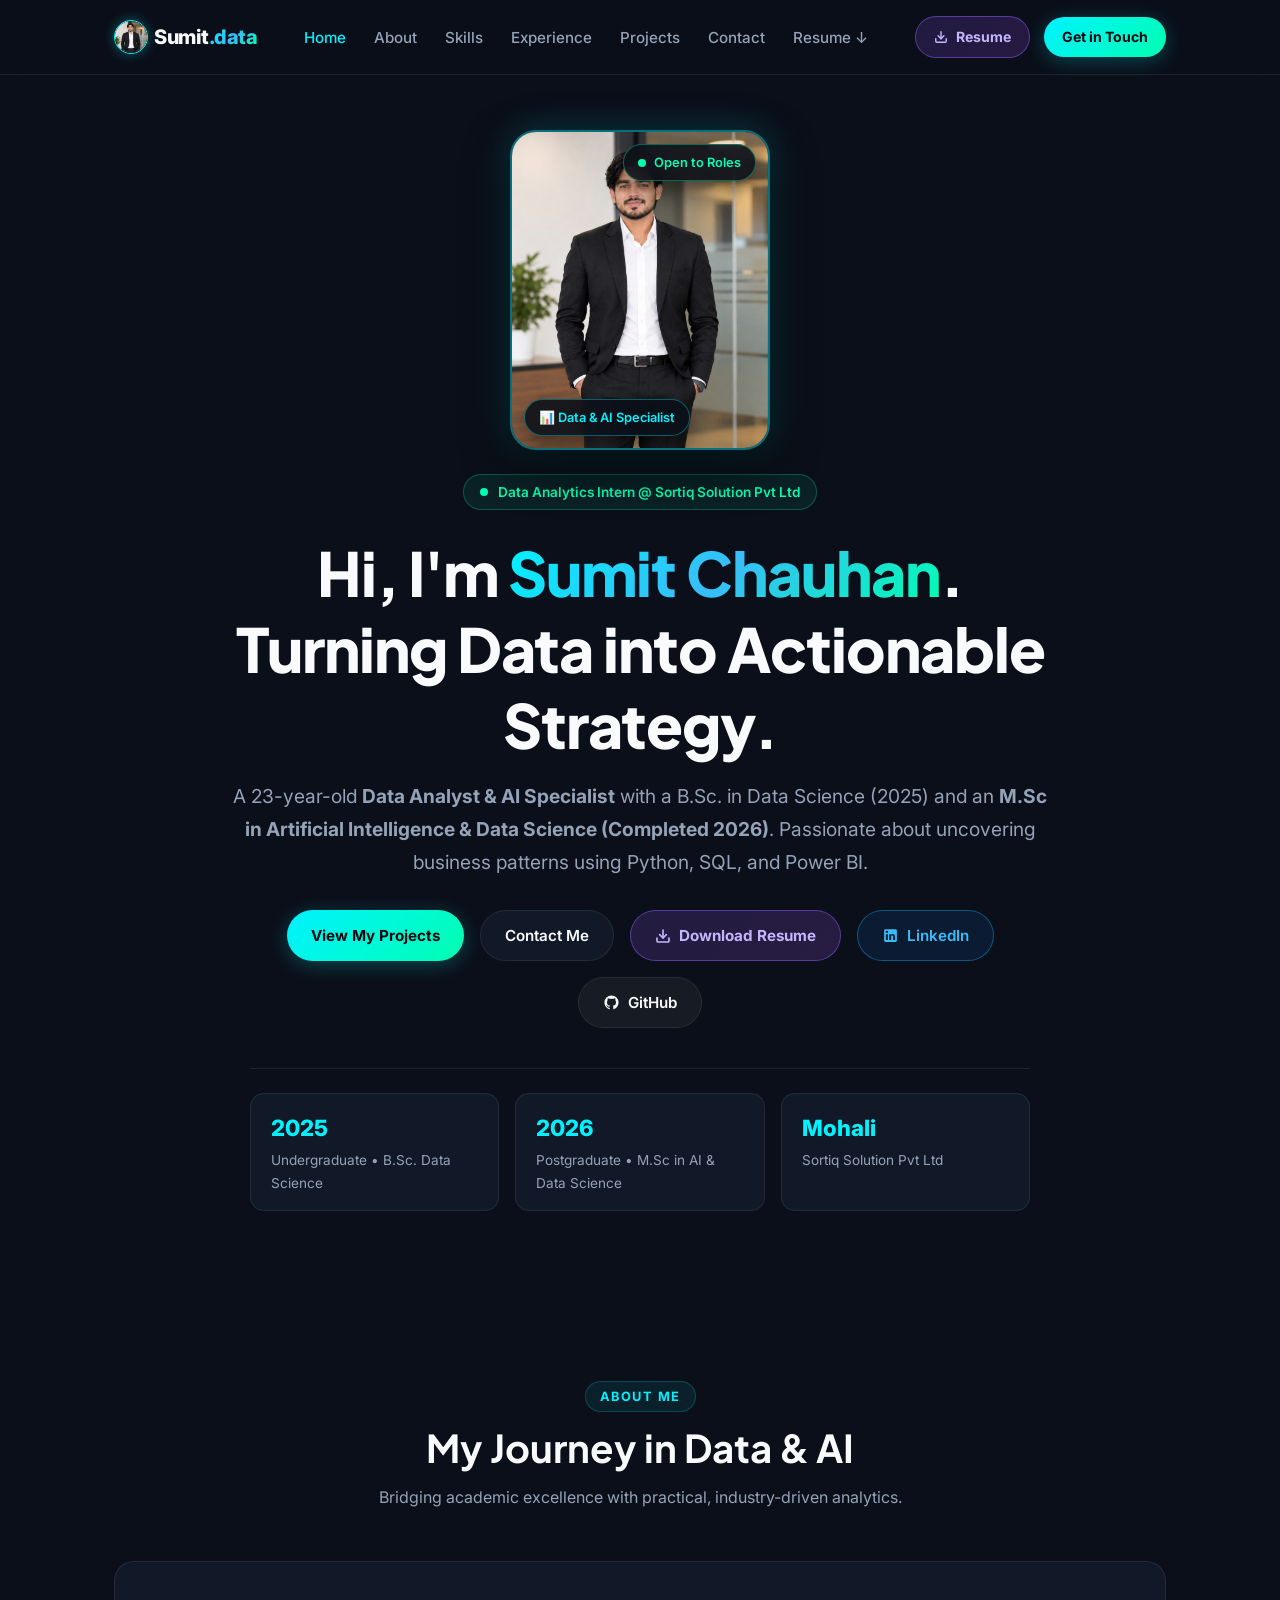
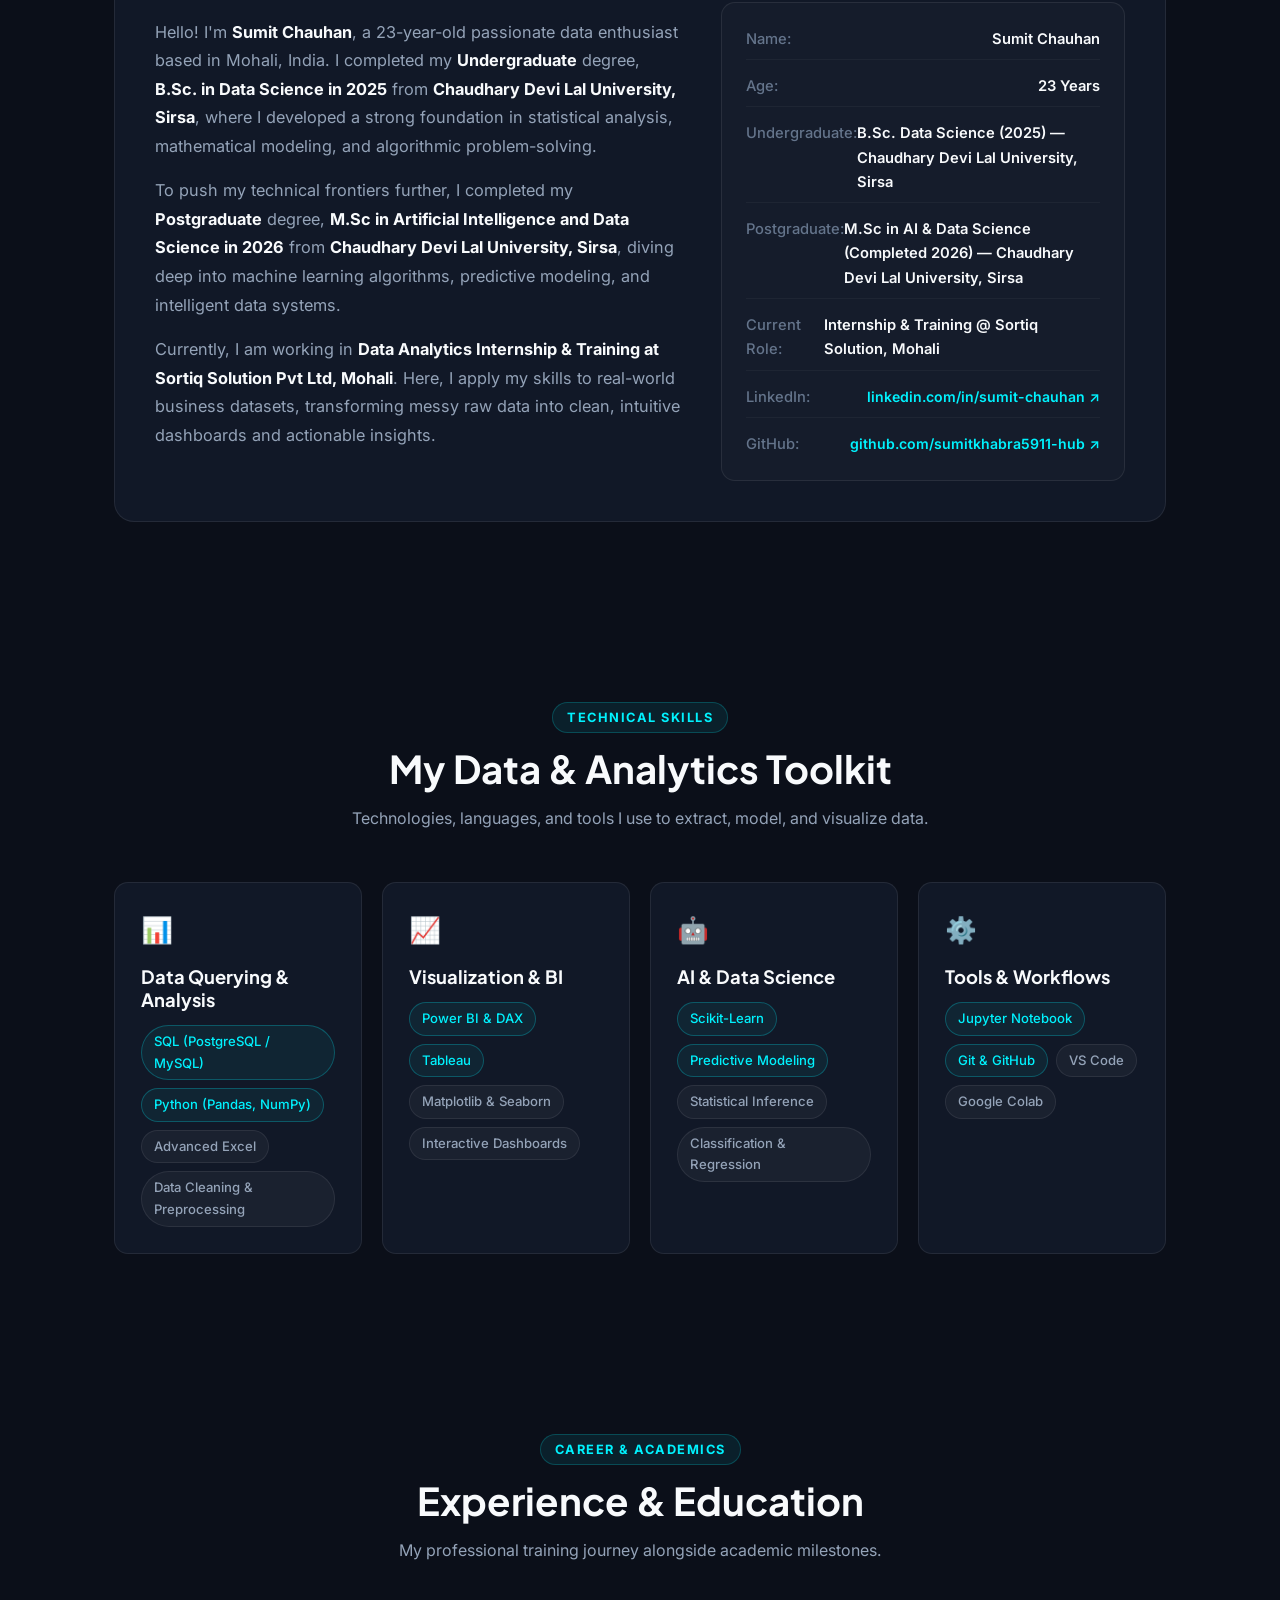
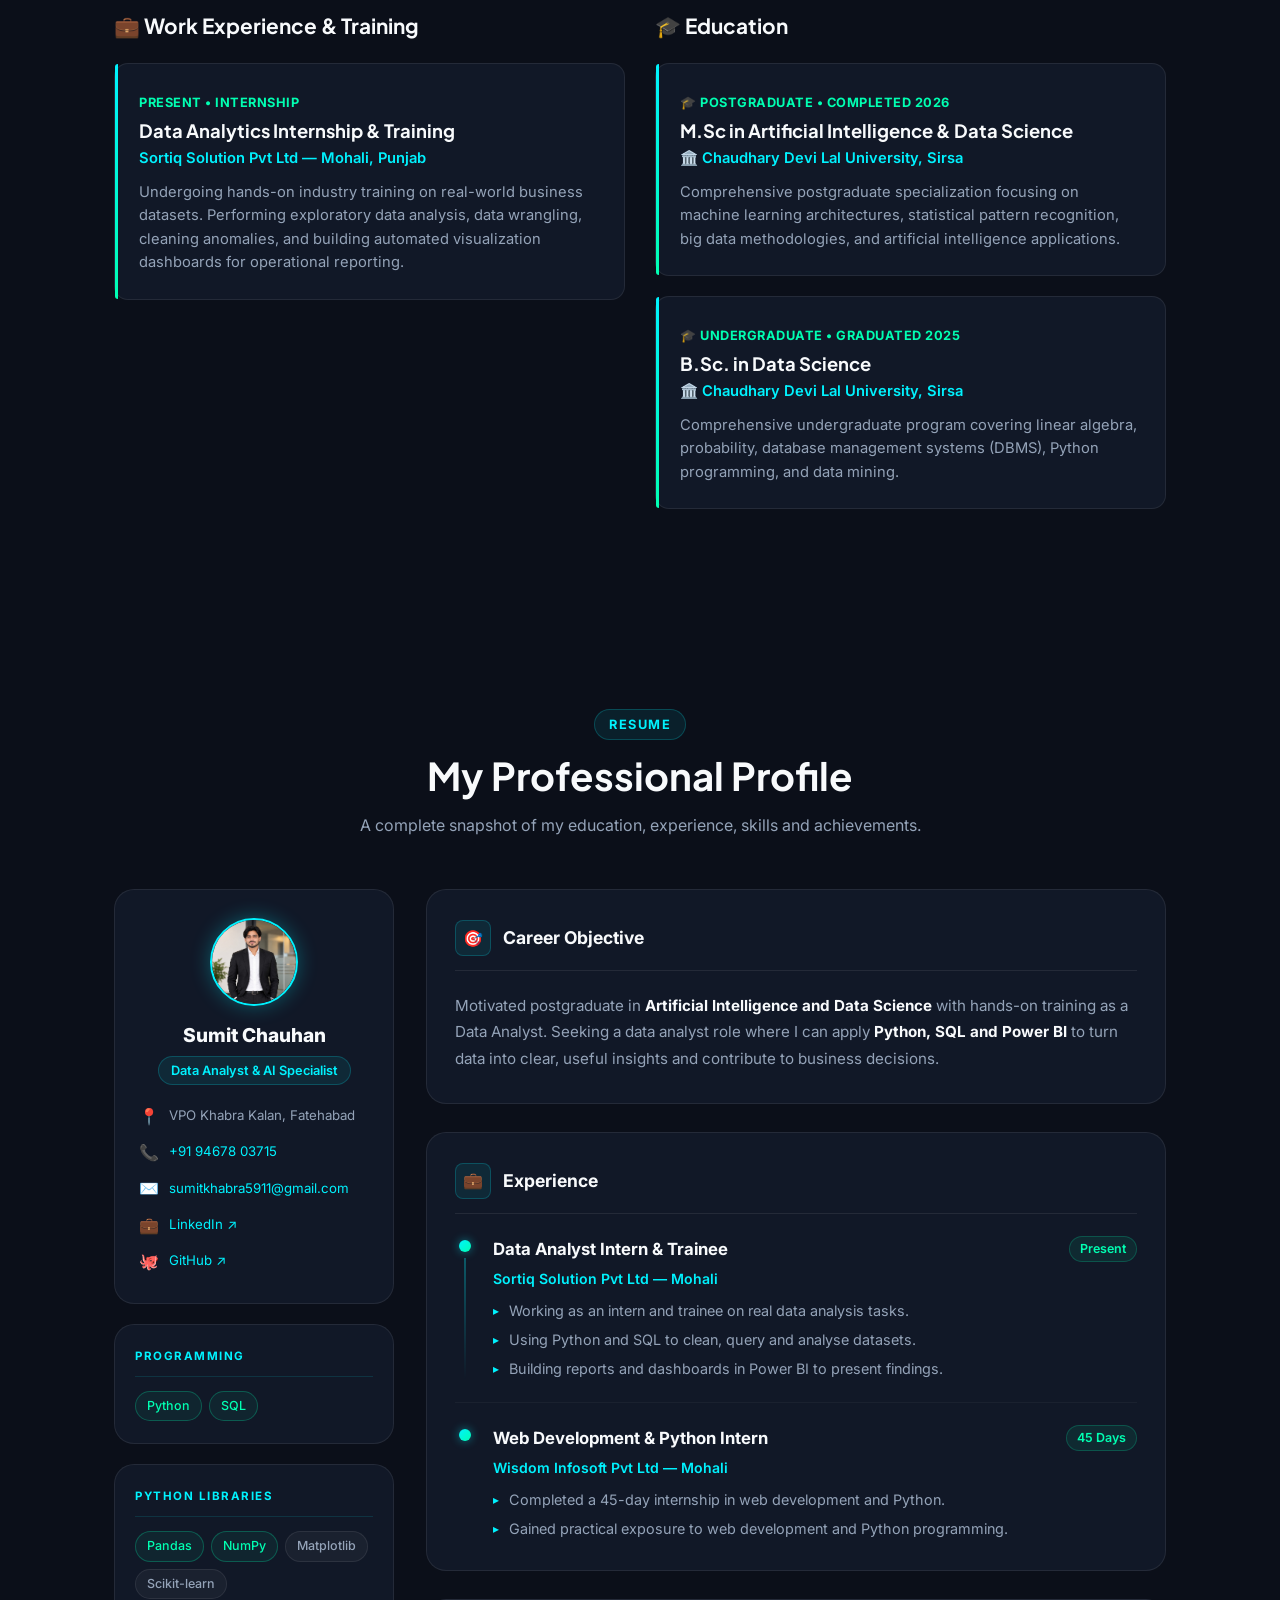
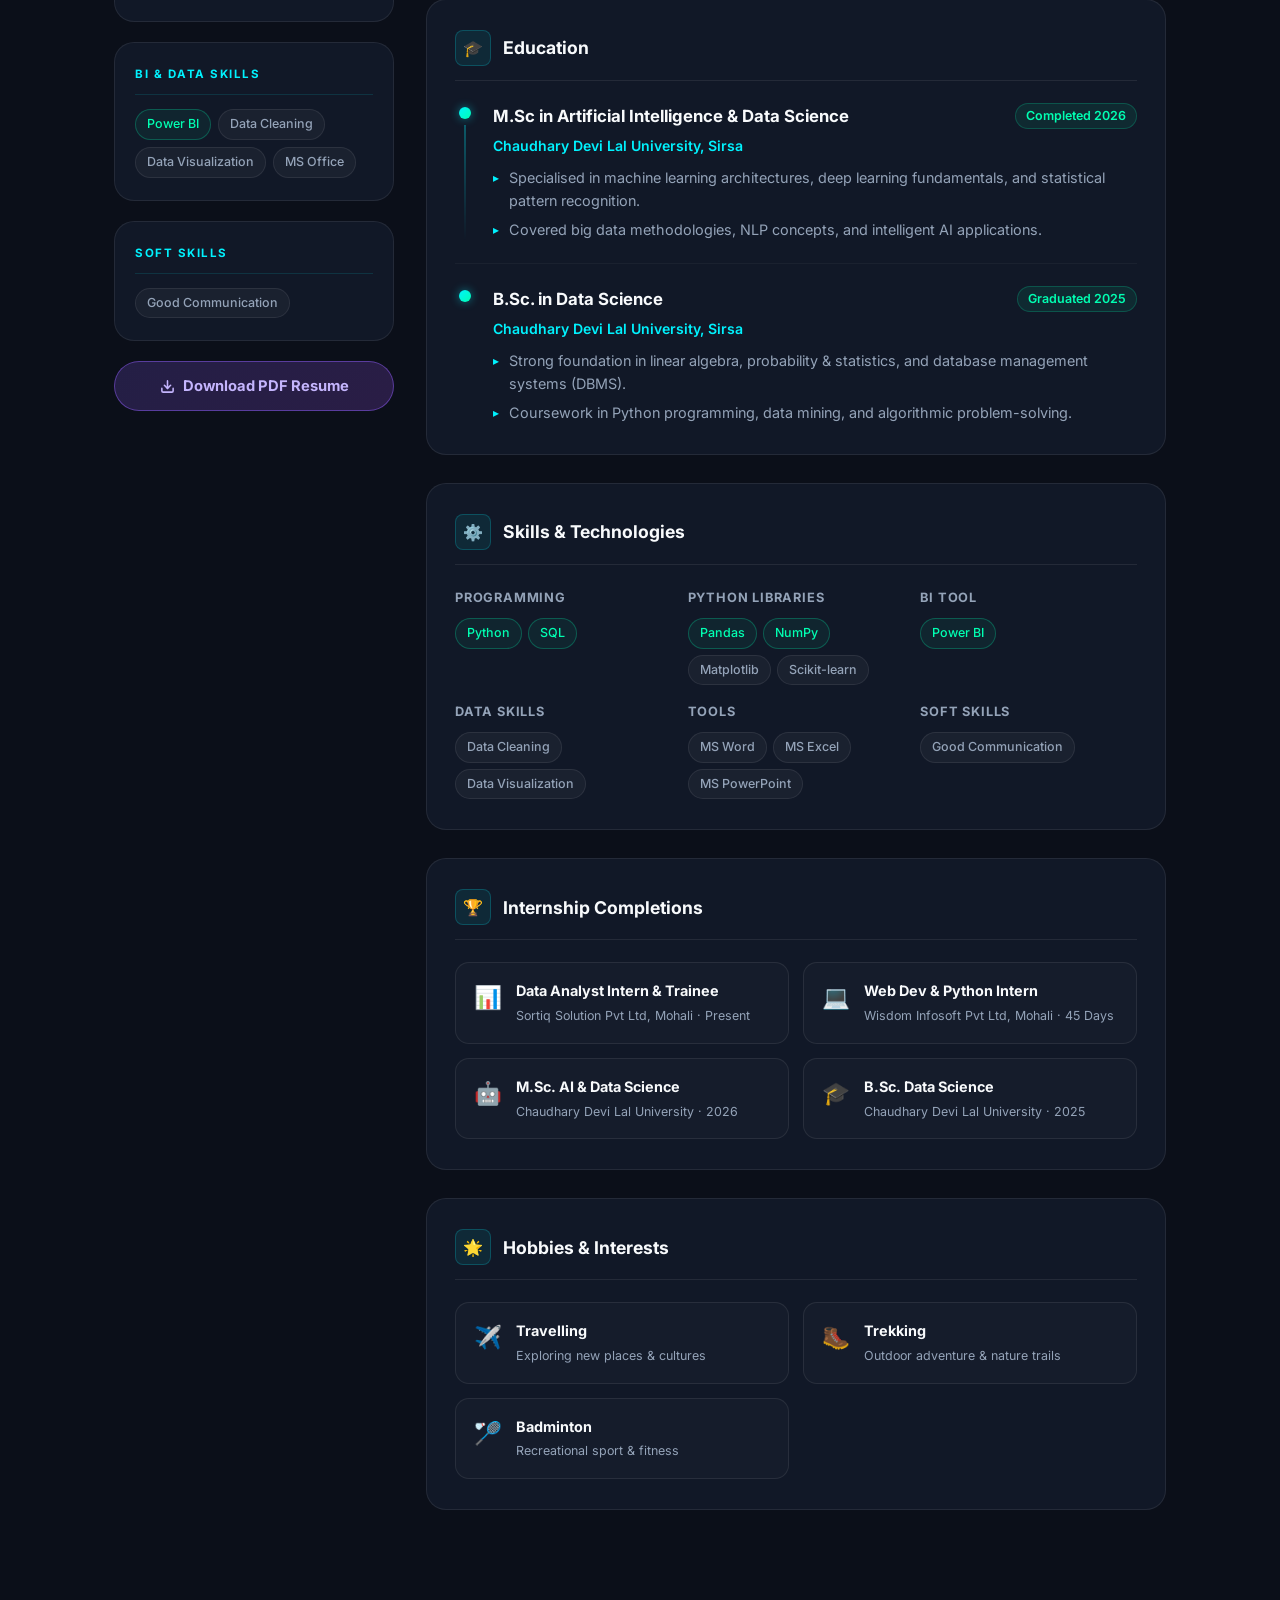
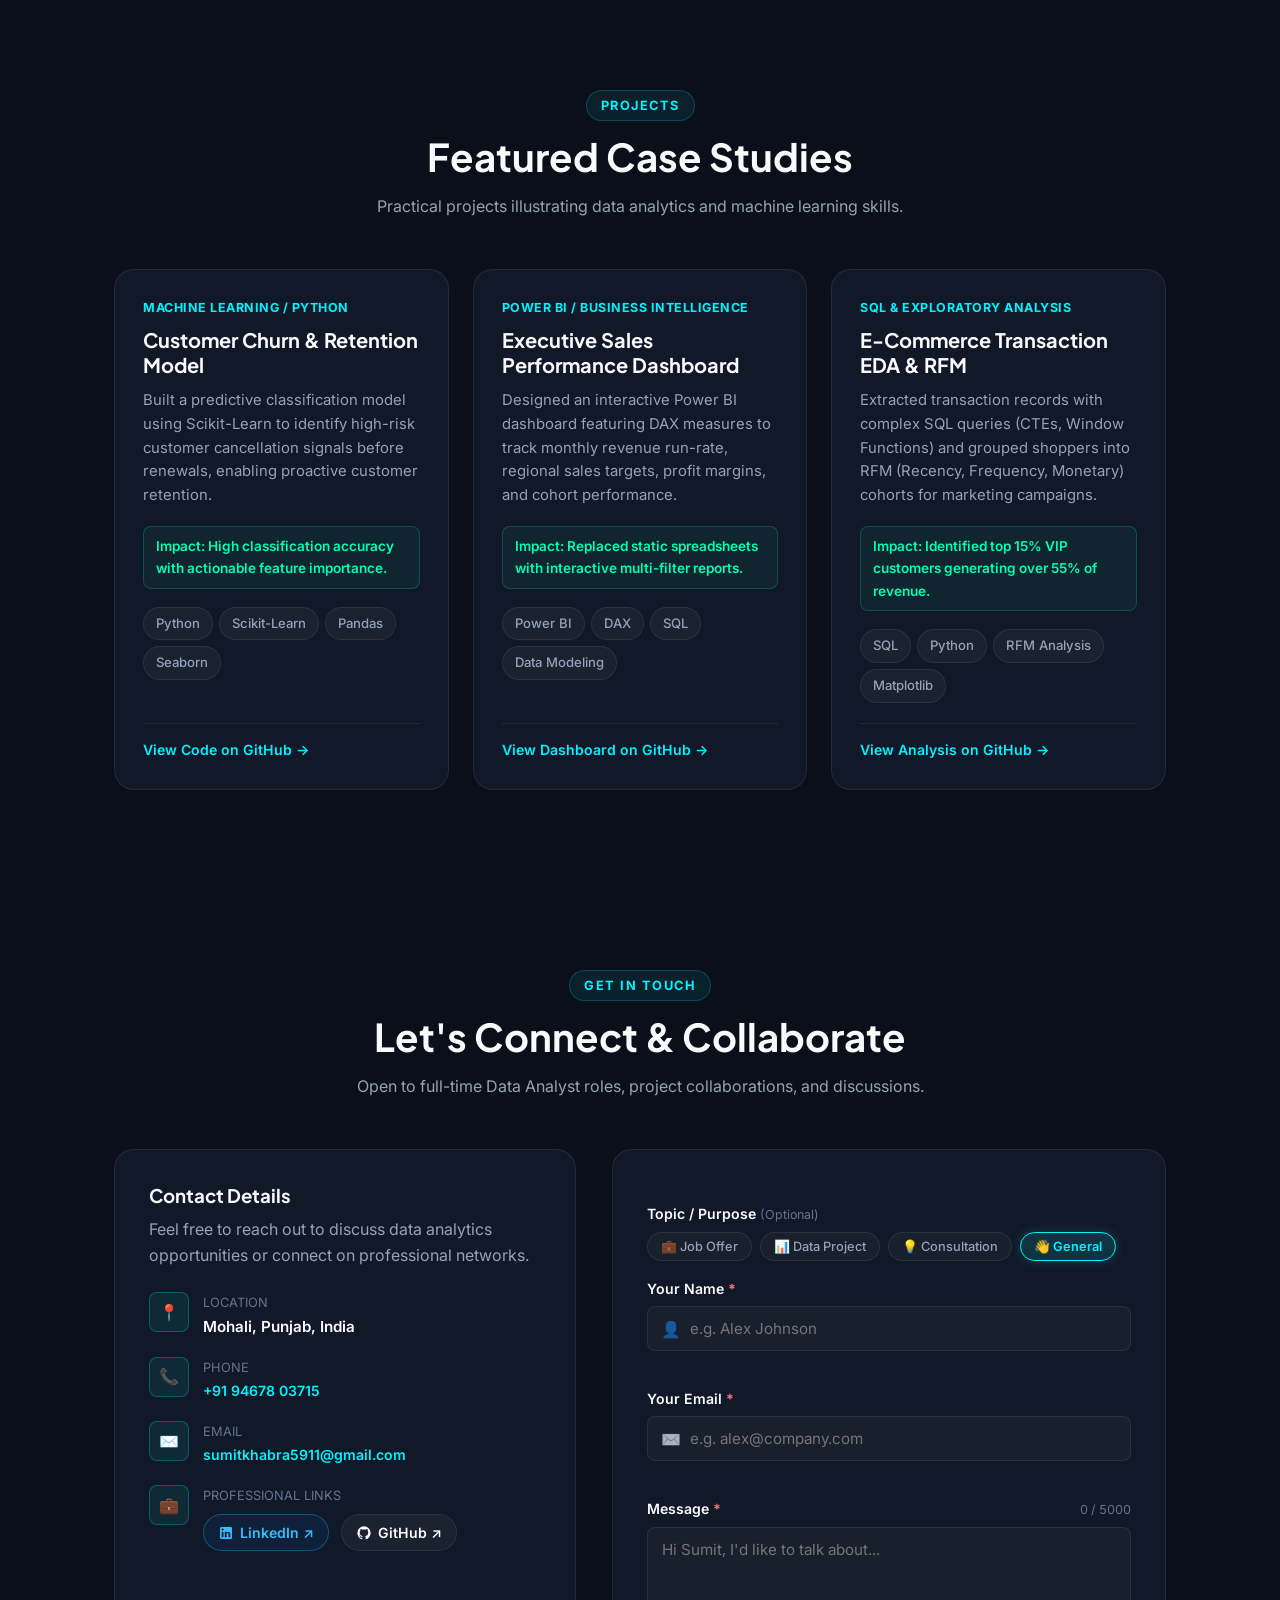
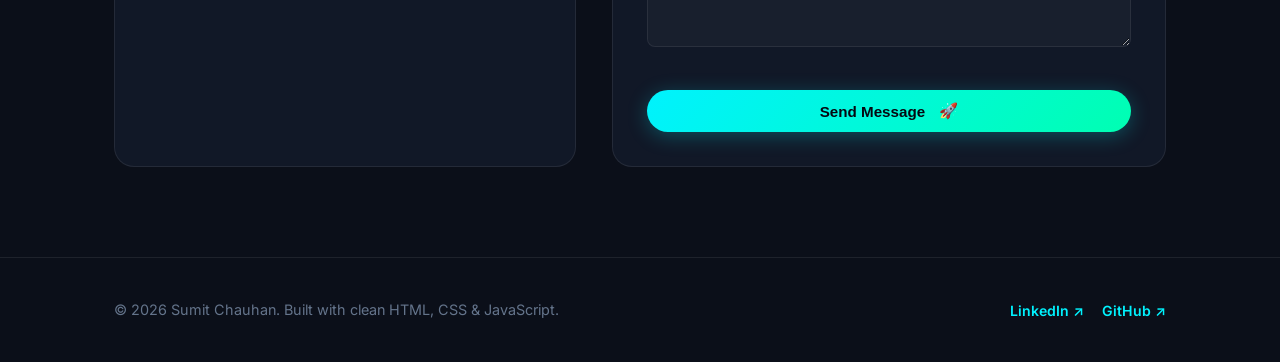
<file: index.html>
<!DOCTYPE html>
<html lang="en">

<head>
  <meta charset="UTF-8">
  <meta name="viewport" content="width=device-width, initial-scale=1.0">
  <meta name="description"
    content="Sumit Chauhan - Data Analyst & AI / Data Science Specialist. Portfolio showcasing data analytics, predictive modeling, and business intelligence.">
  <meta name="author" content="Sumit Chauhan">
  <title>Sumit Chauhan | Data Analyst & AI Specialist</title>

  <!-- Google Fonts: Plus Jakarta Sans & Inter -->
  <link rel="preconnect" href="https://fonts.googleapis.com">
  <link rel="preconnect" href="https://fonts.gstatic.com" crossorigin>
  <link
    href="https://fonts.googleapis.com/css2?family=Inter:wght@400;500;600&family=Plus+Jakarta+Sans:wght@600;700;800&display=swap"
    rel="stylesheet">

  <!-- Core Stylesheet -->
  <link rel="stylesheet" href="style.css">
</head>

<body>

  <!-- =========================================================================
       NAVIGATION BAR
       ========================================================================= -->
  <header class="navbar">
    <div class="container nav-wrap">
      <a href="#home" class="logo">
        <img src="profile.jpg" alt="Sumit Chauhan" class="nav-avatar">
        <span>Sumit<span class="text-gradient">.data</span></span>
      </a>

      <nav>
        <ul class="nav-links" id="nav-links">
          <li><a href="#home" class="nav-link active">Home</a></li>
          <li><a href="#about" class="nav-link">About</a></li>
          <li><a href="#skills" class="nav-link">Skills</a></li>
          <li><a href="#experience" class="nav-link">Experience</a></li>
          <li><a href="#projects" class="nav-link">Projects</a></li>
          <li><a href="#contact" class="nav-link">Contact</a></li>
          <li><a href="resume.html" download="Sumit_Chauhan_Resume.html" class="nav-link">Resume ↓</a></li>
        </ul>
      </nav>

      <div class="nav-btn-group">
        <!-- EDIT HERE: Link to your resume or contact -->
        <a href="resume.html" download="Sumit_Chauhan_Resume.html" id="nav-resume-btn" class="btn btn-resume btn-sm">
          <svg width="14" height="14" viewBox="0 0 24 24" fill="none" stroke="currentColor" stroke-width="2.5" stroke-linecap="round" stroke-linejoin="round" aria-hidden="true"><path d="M21 15v4a2 2 0 0 1-2 2H5a2 2 0 0 1-2-2v-4"/><polyline points="7 10 12 15 17 10"/><line x1="12" y1="15" x2="12" y2="3"/></svg>
          Resume
        </a>
        <a href="#contact" class="btn btn-primary btn-sm">Get in Touch</a>
        <button class="nav-toggle" id="nav-toggle" aria-label="Toggle navigation">☰</button>
      </div>
    </div>
  </header>

  <!-- =========================================================================
       HERO SECTION
       ========================================================================= -->
  <section class="hero" id="home">
    <div class="container hero-centered">
      <!-- Profile Picture in Upper Side -->
      <div class="hero-image-wrap">
        <div class="hero-image-card">
          <div class="hero-image-glow"></div>
          <img src="profile.jpg" alt="Sumit Chauhan - Data Analyst in suit" class="hero-profile-img">
          <div class="hero-floating-badge badge-top">
            <span class="pulse-dot"></span>
            <span>Open to Roles</span>
          </div>
          <div class="hero-floating-badge badge-bottom">
            <span>📊 Data & AI Specialist</span>
          </div>
        </div>
      </div>

      <div class="hero-content">
        <div class="hero-status">
          <span class="pulse-dot"></span>
          <span>Data Analytics Intern @ Sortiq Solution Pvt Ltd</span>
        </div>

        <h1 class="hero-title">
          Hi, I'm <span class="text-gradient">Sumit Chauhan</span>.<br>
          Turning Data into Actionable Strategy.
        </h1>

        <p class="hero-subtitle">
          A 23-year-old <strong>Data Analyst & AI Specialist</strong> with a B.Sc. in Data Science (2025) and an
          <strong>M.Sc in Artificial Intelligence & Data Science (Completed 2026)</strong>. Passionate about uncovering
          business patterns using Python, SQL, and Power BI.
        </p>

        <div class="hero-actions">
          <a href="#projects" class="btn btn-primary">View My Projects</a>
          <a href="#contact" class="btn btn-secondary">Contact Me</a>
          <a href="resume.html" download="Sumit_Chauhan_Resume.html" id="hero-resume-btn" class="btn btn-resume">
            <svg width="16" height="16" viewBox="0 0 24 24" fill="none" stroke="currentColor" stroke-width="2.5" stroke-linecap="round" stroke-linejoin="round" aria-hidden="true"><path d="M21 15v4a2 2 0 0 1-2 2H5a2 2 0 0 1-2-2v-4"/><polyline points="7 10 12 15 17 10"/><line x1="12" y1="15" x2="12" y2="3"/></svg>
            <span>Download Resume</span>
          </a>
          <a href="https://www.linkedin.com/in/sumit-chauhan-764107437" id="hero-linkedin-btn" target="_blank" rel="noopener" class="btn btn-linkedin">
            <svg width="17" height="17" viewBox="0 0 24 24" fill="currentColor" aria-hidden="true">
              <path d="M19 3a2 2 0 0 1 2 2v14a2 2 0 0 1-2 2H5a2 2 0 0 1-2-2V5a2 2 0 0 1 2-2h14m-.5 15.5v-5.3a3.26 3.26 0 0 0-3.26-3.26c-.85 0-1.84.52-2.28 1.3v-1.11h-2.79v8.37h2.79v-4.93c0-.77.62-1.4 1.39-1.4a1.4 1.4 0 0 1 1.4 1.4v4.93h2.75M6.88 8.56a1.68 1.68 0 0 0 1.68-1.68c0-.93-.75-1.69-1.68-1.69a1.69 1.69 0 0 0-1.69 1.69c0 .93.76 1.68 1.69 1.68m1.39 9.94v-8.37H5.5v8.37h2.77z"/>
            </svg>
            <span>LinkedIn</span>
          </a>
          <a href="https://github.com/sumitkhabra5911-hub" id="hero-github-btn" target="_blank" rel="noopener" class="btn btn-github">
            <svg width="17" height="17" viewBox="0 0 24 24" fill="currentColor" aria-hidden="true">
              <path d="M12 2A10 10 0 0 0 2 12c0 4.42 2.87 8.17 6.84 9.5.5.08.66-.23.66-.5v-1.69c-2.77.6-3.36-1.34-3.36-1.34-.46-1.16-1.11-1.47-1.11-1.47-.91-.62.07-.6.07-.6 1 .07 1.53 1.03 1.53 1.03.87 1.52 2.34 1.07 2.91.83.1-.65.35-1.09.63-1.34-2.22-.25-4.55-1.11-4.55-4.92 0-1.11.38-2 1.03-2.71-.1-.25-.45-1.29.1-2.64 0 0 .84-.27 2.75 1.02.79-.22 1.65-.33 2.5-.33.85 0 1.71.11 2.5.33 1.91-1.29 2.75-1.02 2.75-1.02.55 1.35.2 2.39.1 2.64.65.71 1.03 1.6 1.03 2.71 0 3.82-2.34 4.66-4.57 4.91.36.31.69.92.69 1.85V21c0 .27.16.59.67.5C19.14 20.16 22 16.42 22 12A10 10 0 0 0 12 2z"/>
            </svg>
            <span>GitHub</span>
          </a>
        </div>

        <!-- Quick Snapshot Highlights -->
        <div class="hero-highlights">
          <div class="highlight-box">
            <div class="highlight-num">2025</div>
            <div class="highlight-label">Undergraduate • B.Sc. Data Science</div>
          </div>
          <div class="highlight-box">
            <div class="highlight-num">2026</div>
            <div class="highlight-label">Postgraduate • M.Sc in AI & Data Science</div>
          </div>
          <div class="highlight-box">
            <div class="highlight-num">Mohali</div>
            <div class="highlight-label">Sortiq Solution Pvt Ltd</div>
          </div>
        </div>
      </div>
    </div>
  </section>

  <!-- =========================================================================
       ABOUT SECTION
       ========================================================================= -->
  <section id="about">
    <div class="container">
      <div class="section-header">
        <span class="section-tag">About Me</span>
        <h2 class="section-title">My Journey in Data & AI</h2>
        <p class="section-desc">Bridging academic excellence with practical, industry-driven analytics.</p>
      </div>

      <div class="about-card">
        <div class="about-text">
          <p>
            Hello! I'm <strong>Sumit Chauhan</strong>, a 23-year-old passionate data enthusiast based in Mohali, India.
            I completed my <strong>Undergraduate</strong> degree, <strong>B.Sc. in Data Science in 2025</strong> from
            <strong>Chaudhary Devi Lal University, Sirsa</strong>, where I developed a strong foundation in
            statistical analysis, mathematical modeling, and algorithmic problem-solving.
          </p>
          <p>
            To push my technical frontiers further, I completed my <strong>Postgraduate</strong> degree, <strong>M.Sc in Artificial Intelligence and Data
              Science in 2026</strong> from <strong>Chaudhary Devi Lal University, Sirsa</strong>, diving deep into machine learning algorithms, predictive modeling, and
            intelligent data systems.
          </p>
          <p>
            Currently, I am working in <strong>Data Analytics Internship & Training at Sortiq Solution Pvt Ltd,
              Mohali</strong>. Here, I apply my skills to real-world business datasets, transforming messy raw data into
            clean, intuitive dashboards and actionable insights.
          </p>
        </div>

        <div class="about-info-list">
          <div class="about-info-item">
            <span class="info-label">Name:</span>
            <span class="info-val">Sumit Chauhan</span>
          </div>
          <div class="about-info-item">
            <span class="info-label">Age:</span>
            <span class="info-val">23 Years</span>
          </div>
          <div class="about-info-item">
            <span class="info-label">Undergraduate:</span>
            <span class="info-val">B.Sc. Data Science (2025) — Chaudhary Devi Lal University, Sirsa</span>
          </div>
          <div class="about-info-item">
            <span class="info-label">Postgraduate:</span>
            <span class="info-val">M.Sc in AI & Data Science (Completed 2026) — Chaudhary Devi Lal University, Sirsa</span>
          </div>
          <div class="about-info-item">
            <span class="info-label">Current Role:</span>
            <span class="info-val">Internship & Training @ Sortiq Solution, Mohali</span>
          </div>
          <div class="about-info-item">
            <span class="info-label">LinkedIn:</span>
            <span class="info-val">
              <a href="https://www.linkedin.com/in/sumit-chauhan-764107437" id="about-linkedin-link" target="_blank" rel="noopener" class="project-link">
                linkedin.com/in/sumit-chauhan ↗
              </a>
            </span>
          </div>
          <div class="about-info-item">
            <span class="info-label">GitHub:</span>
            <span class="info-val">
              <a href="https://github.com/sumitkhabra5911-hub" id="about-github-link" target="_blank" rel="noopener" class="project-link">
                github.com/sumitkhabra5911-hub ↗
              </a>
            </span>
          </div>
        </div>
      </div>
    </div>
  </section>

  <!-- =========================================================================
       SKILLS SECTION
       ========================================================================= -->
  <section id="skills">
    <div class="container">
      <div class="section-header">
        <span class="section-tag">Technical Skills</span>
        <h2 class="section-title">My Data & Analytics Toolkit</h2>
        <p class="section-desc">Technologies, languages, and tools I use to extract, model, and visualize data.</p>
      </div>

      <div class="skills-grid">
        <!-- Card 1: Data Analytics & Querying -->
        <div class="skill-card">
          <span class="skill-card-icon">📊</span>
          <h3>Data Querying & Analysis</h3>
          <div class="skill-tags">
            <span class="skill-tag highlight">SQL (PostgreSQL / MySQL)</span>
            <span class="skill-tag highlight">Python (Pandas, NumPy)</span>
            <span class="skill-tag">Advanced Excel</span>
            <span class="skill-tag">Data Cleaning & Preprocessing</span>
          </div>
        </div>

        <!-- Card 2: Business Intelligence & Visualization -->
        <div class="skill-card">
          <span class="skill-card-icon">📈</span>
          <h3>Visualization & BI</h3>
          <div class="skill-tags">
            <span class="skill-tag highlight">Power BI & DAX</span>
            <span class="skill-tag highlight">Tableau</span>
            <span class="skill-tag">Matplotlib & Seaborn</span>
            <span class="skill-tag">Interactive Dashboards</span>
          </div>
        </div>

        <!-- Card 3: AI & Machine Learning -->
        <div class="skill-card">
          <span class="skill-card-icon">🤖</span>
          <h3>AI & Data Science</h3>
          <div class="skill-tags">
            <span class="skill-tag highlight">Scikit-Learn</span>
            <span class="skill-tag highlight">Predictive Modeling</span>
            <span class="skill-tag">Statistical Inference</span>
            <span class="skill-tag">Classification & Regression</span>
          </div>
        </div>

        <!-- Card 4: Tools & Environments -->
        <div class="skill-card">
          <span class="skill-card-icon">⚙️</span>
          <h3>Tools & Workflows</h3>
          <div class="skill-tags">
            <span class="skill-tag highlight">Jupyter Notebook</span>
            <span class="skill-tag highlight">Git & GitHub</span>
            <span class="skill-tag">VS Code</span>
            <span class="skill-tag">Google Colab</span>
          </div>
        </div>
      </div>
    </div>
  </section>

  <!-- =========================================================================
       EXPERIENCE & EDUCATION TIMELINE
       ========================================================================= -->
  <section id="experience">
    <div class="container">
      <div class="section-header">
        <span class="section-tag">Career & Academics</span>
        <h2 class="section-title">Experience & Education</h2>
        <p class="section-desc">My professional training journey alongside academic milestones.</p>
      </div>

      <div class="timeline-grid">
        <!-- Experience Column -->
        <div class="timeline-column">
          <h3>💼 Work Experience & Training</h3>

          <div class="timeline-card">
            <span class="timeline-badge">Present • Internship</span>
            <h4 class="timeline-title">Data Analytics Internship & Training</h4>
            <div class="timeline-org">Sortiq Solution Pvt Ltd — Mohali, Punjab</div>
            <p class="timeline-desc">
              Undergoing hands-on industry training on real-world business datasets. Performing exploratory data
              analysis, data wrangling, cleaning anomalies, and building automated visualization dashboards for
              operational reporting.
            </p>
          </div>
        </div>

        <!-- Education Column -->
        <div class="timeline-column">
          <h3>🎓 Education</h3>

          <div class="timeline-card">
            <span class="timeline-badge">🎓 Postgraduate • Completed 2026</span>
            <h4 class="timeline-title">M.Sc in Artificial Intelligence & Data Science</h4>
            <div class="timeline-org">🏛️ Chaudhary Devi Lal University, Sirsa</div>
            <p class="timeline-desc">
              Comprehensive postgraduate specialization focusing on machine learning architectures, statistical pattern
              recognition, big data methodologies, and artificial intelligence applications.
            </p>
          </div>

          <div class="timeline-card">
            <span class="timeline-badge">🎓 Undergraduate • Graduated 2025</span>
            <h4 class="timeline-title">B.Sc. in Data Science</h4>
            <div class="timeline-org">🏛️ Chaudhary Devi Lal University, Sirsa</div>
            <p class="timeline-desc">
              Comprehensive undergraduate program covering linear algebra, probability, database management systems
              (DBMS), Python programming, and data mining.
            </p>
          </div>
        </div>
      </div>
    </div>
  </section>

  <!-- =========================================================================
       RESUME SECTION
       ========================================================================= -->
  <section id="resume">
    <div class="container">
      <div class="section-header">
        <span class="section-tag">Resume</span>
        <h2 class="section-title">My Professional Profile</h2>
        <p class="section-desc">A complete snapshot of my education, experience, skills and achievements.</p>
      </div>

      <div class="resume-wrapper">

        <!-- ===== LEFT SIDEBAR ===== -->
        <aside class="resume-sidebar">

          <!-- Identity card -->
          <div class="resume-identity-card">
            <img src="profile.jpg" alt="Sumit Chauhan" class="resume-avatar">
            <div class="resume-name">Sumit Chauhan</div>
            <span class="resume-title-tag">Data Analyst &amp; AI Specialist</span>

            <div class="resume-contact-list">
              <div class="resume-contact-item">
                <span class="rci-icon">📍</span>
                <span>VPO Khabra Kalan, Fatehabad</span>
              </div>
              <div class="resume-contact-item">
                <span class="rci-icon">📞</span>
                <a href="tel:+919467803715">+91 94678 03715</a>
              </div>
              <div class="resume-contact-item">
                <span class="rci-icon">✉️</span>
                <a href="mailto:sumitkhabra5911@gmail.com">sumitkhabra5911@gmail.com</a>
              </div>
              <div class="resume-contact-item">
                <span class="rci-icon">💼</span>
                <a href="https://www.linkedin.com/in/sumit-chauhan-764107437" target="_blank" rel="noopener">LinkedIn ↗</a>
              </div>
              <div class="resume-contact-item">
                <span class="rci-icon">🐙</span>
                <a href="https://github.com/sumitkhabra5911-hub" target="_blank" rel="noopener">GitHub ↗</a>
              </div>
            </div>
          </div>

          <!-- Core Tools -->
          <div class="resume-skill-panel">
            <div class="resume-panel-title">Programming</div>
            <div class="resume-pills">
              <span class="resume-pill accent">Python</span>
              <span class="resume-pill accent">SQL</span>
            </div>
          </div>

          <!-- Python Libraries -->
          <div class="resume-skill-panel">
            <div class="resume-panel-title">Python Libraries</div>
            <div class="resume-pills">
              <span class="resume-pill accent">Pandas</span>
              <span class="resume-pill accent">NumPy</span>
              <span class="resume-pill">Matplotlib</span>
              <span class="resume-pill">Scikit-learn</span>
            </div>
          </div>

          <!-- BI & Data -->
          <div class="resume-skill-panel">
            <div class="resume-panel-title">BI &amp; Data Skills</div>
            <div class="resume-pills">
              <span class="resume-pill accent">Power BI</span>
              <span class="resume-pill">Data Cleaning</span>
              <span class="resume-pill">Data Visualization</span>
              <span class="resume-pill">MS Office</span>
            </div>
          </div>

          <!-- Soft Skills -->
          <div class="resume-skill-panel">
            <div class="resume-panel-title">Soft Skills</div>
            <div class="resume-pills">
              <span class="resume-pill">Good Communication</span>
            </div>
          </div>

          <!-- Download button -->
          <a href="resume.html" download="Sumit_Chauhan_Resume.html" id="resume-sidebar-download" class="resume-download-btn">
            <svg width="15" height="15" viewBox="0 0 24 24" fill="none" stroke="currentColor" stroke-width="2.5" stroke-linecap="round" stroke-linejoin="round" aria-hidden="true"><path d="M21 15v4a2 2 0 0 1-2 2H5a2 2 0 0 1-2-2v-4"/><polyline points="7 10 12 15 17 10"/><line x1="12" y1="15" x2="12" y2="3"/></svg>
            Download PDF Resume
          </a>

        </aside>

        <!-- ===== RIGHT BODY ===== -->
        <div class="resume-body">

          <!-- Career Objective -->
          <div class="resume-block">
            <div class="resume-block-header">
              <div class="resume-block-icon">🎯</div>
              <div class="resume-block-title">Career Objective</div>
            </div>
            <p style="color: var(--text-muted); font-size: 0.95rem; line-height: 1.75;">
              Motivated postgraduate in <strong style="color: var(--text-main);">Artificial Intelligence and Data Science</strong> with hands-on training as a Data Analyst. Seeking a data analyst role where I can apply <strong style="color: var(--text-main);">Python, SQL and Power BI</strong> to turn data into clear, useful insights and contribute to business decisions.
            </p>
          </div>

          <!-- Work Experience -->
          <div class="resume-block">
            <div class="resume-block-header">
              <div class="resume-block-icon">💼</div>
              <div class="resume-block-title">Experience</div>
            </div>

            <!-- Entry 1 -->
            <div class="resume-entry">
              <div class="resume-entry-dot-col">
                <div class="resume-dot"></div>
                <div class="resume-line"></div>
              </div>
              <div class="resume-entry-content">
                <div class="resume-entry-header">
                  <div class="resume-entry-role">Data Analyst Intern &amp; Trainee</div>
                  <span class="resume-entry-date">Present</span>
                </div>
                <div class="resume-entry-org">Sortiq Solution Pvt Ltd — Mohali</div>
                <ul class="resume-entry-bullets">
                  <li>Working as an intern and trainee on real data analysis tasks.</li>
                  <li>Using Python and SQL to clean, query and analyse datasets.</li>
                  <li>Building reports and dashboards in Power BI to present findings.</li>
                </ul>
              </div>
            </div>

            <!-- Entry 2 -->
            <div class="resume-entry">
              <div class="resume-entry-dot-col">
                <div class="resume-dot"></div>
              </div>
              <div class="resume-entry-content">
                <div class="resume-entry-header">
                  <div class="resume-entry-role">Web Development &amp; Python Intern</div>
                  <span class="resume-entry-date">45 Days</span>
                </div>
                <div class="resume-entry-org">Wisdom Infosoft Pvt Ltd — Mohali</div>
                <ul class="resume-entry-bullets">
                  <li>Completed a 45-day internship in web development and Python.</li>
                  <li>Gained practical exposure to web development and Python programming.</li>
                </ul>
              </div>
            </div>

          </div>

          <!-- Education -->
          <div class="resume-block">
            <div class="resume-block-header">
              <div class="resume-block-icon">🎓</div>
              <div class="resume-block-title">Education</div>
            </div>

            <div class="resume-entry">
              <div class="resume-entry-dot-col">
                <div class="resume-dot"></div>
                <div class="resume-line"></div>
              </div>
              <div class="resume-entry-content">
                <div class="resume-entry-header">
                  <div class="resume-entry-role">M.Sc in Artificial Intelligence &amp; Data Science</div>
                  <span class="resume-entry-date">Completed 2026</span>
                </div>
                <div class="resume-entry-org">Chaudhary Devi Lal University, Sirsa</div>
                <ul class="resume-entry-bullets">
                  <li>Specialised in machine learning architectures, deep learning fundamentals, and statistical pattern recognition.</li>
                  <li>Covered big data methodologies, NLP concepts, and intelligent AI applications.</li>
                </ul>
              </div>
            </div>

            <div class="resume-entry">
              <div class="resume-entry-dot-col">
                <div class="resume-dot"></div>
              </div>
              <div class="resume-entry-content">
                <div class="resume-entry-header">
                  <div class="resume-entry-role">B.Sc. in Data Science</div>
                  <span class="resume-entry-date">Graduated 2025</span>
                </div>
                <div class="resume-entry-org">Chaudhary Devi Lal University, Sirsa</div>
                <ul class="resume-entry-bullets">
                  <li>Strong foundation in linear algebra, probability &amp; statistics, and database management systems (DBMS).</li>
                  <li>Coursework in Python programming, data mining, and algorithmic problem-solving.</li>
                </ul>
              </div>
            </div>

          </div>

          <!-- Skills Matrix -->
          <div class="resume-block">
            <div class="resume-block-header">
              <div class="resume-block-icon">⚙️</div>
              <div class="resume-block-title">Skills &amp; Technologies</div>
            </div>
            <div class="resume-skill-matrix">
              <div>
                <div class="resume-skill-group-title">Programming</div>
                <div class="resume-skill-group-pills">
                  <span class="resume-pill accent">Python</span>
                  <span class="resume-pill accent">SQL</span>
                </div>
              </div>
              <div>
                <div class="resume-skill-group-title">Python Libraries</div>
                <div class="resume-skill-group-pills">
                  <span class="resume-pill accent">Pandas</span>
                  <span class="resume-pill accent">NumPy</span>
                  <span class="resume-pill">Matplotlib</span>
                  <span class="resume-pill">Scikit-learn</span>
                </div>
              </div>
              <div>
                <div class="resume-skill-group-title">BI Tool</div>
                <div class="resume-skill-group-pills">
                  <span class="resume-pill accent">Power BI</span>
                </div>
              </div>
              <div>
                <div class="resume-skill-group-title">Data Skills</div>
                <div class="resume-skill-group-pills">
                  <span class="resume-pill">Data Cleaning</span>
                  <span class="resume-pill">Data Visualization</span>
                </div>
              </div>
              <div>
                <div class="resume-skill-group-title">Tools</div>
                <div class="resume-skill-group-pills">
                  <span class="resume-pill">MS Word</span>
                  <span class="resume-pill">MS Excel</span>
                  <span class="resume-pill">MS PowerPoint</span>
                </div>
              </div>
              <div>
                <div class="resume-skill-group-title">Soft Skills</div>
                <div class="resume-skill-group-pills">
                  <span class="resume-pill">Good Communication</span>
                </div>
              </div>
            </div>
          </div>

          <!-- Internship Completions -->
          <div class="resume-block">
            <div class="resume-block-header">
              <div class="resume-block-icon">🏆</div>
              <div class="resume-block-title">Internship Completions</div>
            </div>
            <div class="resume-certs-grid">
              <div class="resume-cert-card">
                <div class="resume-cert-icon">📊</div>
                <div>
                  <div class="resume-cert-name">Data Analyst Intern &amp; Trainee</div>
                  <div class="resume-cert-issuer">Sortiq Solution Pvt Ltd, Mohali · Present</div>
                </div>
              </div>
              <div class="resume-cert-card">
                <div class="resume-cert-icon">💻</div>
                <div>
                  <div class="resume-cert-name">Web Dev &amp; Python Intern</div>
                  <div class="resume-cert-issuer">Wisdom Infosoft Pvt Ltd, Mohali · 45 Days</div>
                </div>
              </div>
              <div class="resume-cert-card">
                <div class="resume-cert-icon">🤖</div>
                <div>
                  <div class="resume-cert-name">M.Sc. AI &amp; Data Science</div>
                  <div class="resume-cert-issuer">Chaudhary Devi Lal University · 2026</div>
                </div>
              </div>
              <div class="resume-cert-card">
                <div class="resume-cert-icon">🎓</div>
                <div>
                  <div class="resume-cert-name">B.Sc. Data Science</div>
                  <div class="resume-cert-issuer">Chaudhary Devi Lal University · 2025</div>
                </div>
              </div>
            </div>
          </div>

          <!-- Hobbies -->
          <div class="resume-block">
            <div class="resume-block-header">
              <div class="resume-block-icon">🌟</div>
              <div class="resume-block-title">Hobbies &amp; Interests</div>
            </div>
            <div class="resume-certs-grid">
              <div class="resume-cert-card">
                <div class="resume-cert-icon">✈️</div>
                <div>
                  <div class="resume-cert-name">Travelling</div>
                  <div class="resume-cert-issuer">Exploring new places &amp; cultures</div>
                </div>
              </div>
              <div class="resume-cert-card">
                <div class="resume-cert-icon">🥾</div>
                <div>
                  <div class="resume-cert-name">Trekking</div>
                  <div class="resume-cert-issuer">Outdoor adventure &amp; nature trails</div>
                </div>
              </div>
              <div class="resume-cert-card">
                <div class="resume-cert-icon">🏸</div>
                <div>
                  <div class="resume-cert-name">Badminton</div>
                  <div class="resume-cert-issuer">Recreational sport &amp; fitness</div>
                </div>
              </div>
            </div>
          </div>

        </div><!-- /resume-body -->
      </div><!-- /resume-wrapper -->
    </div>
  </section>

  <!-- =========================================================================
       PROJECTS SECTION
       ========================================================================= -->
  <section id="projects">
    <div class="container">
      <div class="section-header">
        <span class="section-tag">Projects</span>
        <h2 class="section-title">Featured Case Studies</h2>
        <p class="section-desc">Practical projects illustrating data analytics and machine learning skills.</p>
      </div>

      <div class="projects-grid">
        <!-- Project 1 -->
        <div class="project-card">
          <div>
            <div class="project-cat">Machine Learning / Python</div>
            <h3 class="project-title">Customer Churn & Retention Model</h3>
            <p class="project-desc">
              Built a predictive classification model using Scikit-Learn to identify high-risk customer cancellation
              signals before renewals, enabling proactive customer retention.
            </p>
            <div class="project-outcome">Impact: High classification accuracy with actionable feature importance.</div>
            <div class="project-tech-list">
              <span class="skill-tag">Python</span>
              <span class="skill-tag">Scikit-Learn</span>
              <span class="skill-tag">Pandas</span>
              <span class="skill-tag">Seaborn</span>
            </div>
          </div>
          <div class="project-links">
            <a href="https://github.com/sumitkhabra5911-hub" target="_blank" rel="noopener" class="project-link">View Code on GitHub →</a>
          </div>
        </div>

        <!-- Project 2 -->
        <div class="project-card">
          <div>
            <div class="project-cat">Power BI / Business Intelligence</div>
            <h3 class="project-title">Executive Sales Performance Dashboard</h3>
            <p class="project-desc">
              Designed an interactive Power BI dashboard featuring DAX measures to track monthly revenue run-rate,
              regional sales targets, profit margins, and cohort performance.
            </p>
            <div class="project-outcome">Impact: Replaced static spreadsheets with interactive multi-filter reports.
            </div>
            <div class="project-tech-list">
              <span class="skill-tag">Power BI</span>
              <span class="skill-tag">DAX</span>
              <span class="skill-tag">SQL</span>
              <span class="skill-tag">Data Modeling</span>
            </div>
          </div>
          <div class="project-links">
            <a href="https://github.com/sumitkhabra5911-hub" target="_blank" rel="noopener" class="project-link">View Dashboard on GitHub →</a>
          </div>
        </div>

        <!-- Project 3 -->
        <div class="project-card">
          <div>
            <div class="project-cat">SQL & Exploratory Analysis</div>
            <h3 class="project-title">E-Commerce Transaction EDA & RFM</h3>
            <p class="project-desc">
              Extracted transaction records with complex SQL queries (CTEs, Window Functions) and grouped shoppers into
              RFM (Recency, Frequency, Monetary) cohorts for marketing campaigns.
            </p>
            <div class="project-outcome">Impact: Identified top 15% VIP customers generating over 55% of revenue.</div>
            <div class="project-tech-list">
              <span class="skill-tag">SQL</span>
              <span class="skill-tag">Python</span>
              <span class="skill-tag">RFM Analysis</span>
              <span class="skill-tag">Matplotlib</span>
            </div>
          </div>
          <div class="project-links">
            <a href="https://github.com/sumitkhabra5911-hub" target="_blank" rel="noopener" class="project-link">View Analysis on GitHub →</a>
          </div>
        </div>
      </div>
    </div>
  </section>

  <!-- =========================================================================
       CONTACT SECTION
       ========================================================================= -->
  <section id="contact">
    <div class="container">
      <div class="section-header">
        <span class="section-tag">Get In Touch</span>
        <h2 class="section-title">Let's Connect & Collaborate</h2>
        <p class="section-desc">Open to full-time Data Analyst roles, project collaborations, and discussions.</p>
      </div>

      <div class="contact-grid">
        <!-- Contact Information -->
        <div class="contact-card">
          <h3>Contact Details</h3>
          <p style="color: var(--text-muted); margin-top: 8px;">
            Feel free to reach out to discuss data analytics opportunities or connect on professional networks.
          </p>

          <div class="contact-info-list">
            <div class="contact-info-item">
              <div class="contact-icon">📍</div>
              <div>
                <div class="contact-label">Location</div>
                <div class="contact-val">Mohali, Punjab, India</div>
              </div>
            </div>

            <div class="contact-info-item">
              <div class="contact-icon">📞</div>
              <div>
                <div class="contact-label">Phone</div>
                <div class="contact-val">
                  <a href="tel:+919467803715" class="project-link">+91 94678 03715</a>
                </div>
              </div>
            </div>

            <div class="contact-info-item">
              <div class="contact-icon">✉️</div>
              <div>
                <div class="contact-label">Email</div>
                <div class="contact-val">
                  <a href="mailto:sumitkhabra5911@gmail.com" class="project-link">sumitkhabra5911@gmail.com</a>
                </div>
              </div>
            </div>

            <div class="contact-info-item">
              <div class="contact-icon">💼</div>
              <div>
                <div class="contact-label">Professional Links</div>
                <div style="margin-top: 8px; display: flex; gap: 12px; flex-wrap: wrap;">
                  <a href="https://www.linkedin.com/in/sumit-chauhan-764107437" id="contact-linkedin-link" target="_blank" rel="noopener" class="contact-social-btn linkedin">
                    <svg width="16" height="16" viewBox="0 0 24 24" fill="currentColor" aria-hidden="true">
                      <path d="M19 3a2 2 0 0 1 2 2v14a2 2 0 0 1-2 2H5a2 2 0 0 1-2-2V5a2 2 0 0 1 2-2h14m-.5 15.5v-5.3a3.26 3.26 0 0 0-3.26-3.26c-.85 0-1.84.52-2.28 1.3v-1.11h-2.79v8.37h2.79v-4.93c0-.77.62-1.4 1.39-1.4a1.4 1.4 0 0 1 1.4 1.4v4.93h2.75M6.88 8.56a1.68 1.68 0 0 0 1.68-1.68c0-.93-.75-1.69-1.68-1.69a1.69 1.69 0 0 0-1.69 1.69c0 .93.76 1.68 1.69 1.68m1.39 9.94v-8.37H5.5v8.37h2.77z"/>
                    </svg>
                    <span>LinkedIn ↗</span>
                  </a>
                  <a href="https://github.com/sumitkhabra5911-hub" id="contact-github-link" target="_blank" rel="noopener" class="contact-social-btn">
                    <svg width="16" height="16" viewBox="0 0 24 24" fill="currentColor" aria-hidden="true">
                      <path d="M12 2A10 10 0 0 0 2 12c0 4.42 2.87 8.17 6.84 9.5.5.08.66-.23.66-.5v-1.69c-2.77.6-3.36-1.34-3.36-1.34-.46-1.16-1.11-1.47-1.11-1.47-.91-.62.07-.6.07-.6 1 .07 1.53 1.03 1.53 1.03.87 1.52 2.34 1.07 2.91.83.1-.65.35-1.09.63-1.34-2.22-.25-4.55-1.11-4.55-4.92 0-1.11.38-2 1.03-2.71-.1-.25-.45-1.29.1-2.64 0 0 .84-.27 2.75 1.02.79-.22 1.65-.33 2.5-.33.85 0 1.71.11 2.5.33 1.91-1.29 2.75-1.02 2.75-1.02.55 1.35.2 2.39.1 2.64.65.71 1.03 1.6 1.03 2.71 0 3.82-2.34 4.66-4.57 4.91.36.31.69.92.69 1.85V21c0 .27.16.59.67.5C19.14 20.16 22 16.42 22 12A10 10 0 0 0 12 2z"/>
                    </svg>
                    <span>GitHub ↗</span>
                  </a>
                </div>
              </div>
            </div>
          </div>
        </div>

        <!-- Contact Message Form -->
        <div class="contact-card">


          <form id="contact-form" novalidate style="margin-top: 18px;">
            <!-- Inquiry Topic Selector -->
            <div class="form-group">
              <label class="form-label">Topic / Purpose <span class="form-optional">(Optional)</span></label>
              <div class="topic-pills" id="topic-pills">
                <button type="button" class="topic-pill" data-topic="💼 Job Opportunity / Hiring">💼 Job Offer</button>
                <button type="button" class="topic-pill" data-topic="📊 Data Analytics Project">📊 Data Project</button>
                <button type="button" class="topic-pill" data-topic="💡 AI / Business Intelligence Consultation">💡 Consultation</button>
                <button type="button" class="topic-pill active" data-topic="👋 General Message">👋 General</button>
              </div>
              <input type="hidden" id="subject" name="subject" value="👋 General Message">
            </div>

            <!-- Name Field -->
            <div class="form-group">
              <label for="name" class="form-label">
                Your Name <span class="required-star">*</span>
              </label>
              <div class="input-wrap">
                <span class="input-icon">👤</span>
                <input type="text" id="name" name="name" class="form-input" placeholder="e.g. Alex Johnson" autocomplete="name" required minlength="2" maxlength="100">
              </div>
              <div class="field-feedback" id="name-feedback"></div>
            </div>

            <!-- Email Field -->
            <div class="form-group">
              <label for="email" class="form-label">
                Your Email <span class="required-star">*</span>
              </label>
              <div class="input-wrap">
                <span class="input-icon">✉️</span>
                <input type="email" id="email" name="email" class="form-input" placeholder="e.g. alex@company.com" autocomplete="email" required>
              </div>
              <div class="field-feedback" id="email-feedback"></div>
            </div>

            <!-- Message Field -->
            <div class="form-group">
              <div style="display: flex; justify-content: space-between; align-items: baseline; margin-bottom: 6px;">
                <label for="message" class="form-label" style="margin-bottom: 0;">
                  Message <span class="required-star">*</span>
                </label>
                <span class="char-count" id="message-char-count">0 / 5000</span>
              </div>
              <div class="input-wrap">
                <textarea id="message" name="message" class="form-textarea" placeholder="Hi Sumit, I'd like to talk about..." required minlength="10" maxlength="5000"></textarea>
              </div>
              <div class="field-feedback" id="message-feedback"></div>
            </div>

            <!-- Submit Button -->
            <button type="submit" id="submit-btn" class="btn btn-primary" style="width: 100%;">
              <span id="btn-text">Send Message</span>
              <span id="btn-icon" style="margin-left: 6px;">🚀</span>
            </button>

            <!-- Status Alert Box -->
            <div id="form-status-alert" class="form-status-alert" style="display: none;" role="alert">
              <div class="alert-icon" id="alert-icon"></div>
              <div class="alert-content">
                <div class="alert-title" id="alert-title"></div>
                <div class="alert-desc" id="alert-desc"></div>
                <div class="alert-action" id="alert-action" style="display: none; margin-top: 10px;"></div>
              </div>
              <button type="button" class="alert-close" id="alert-close" aria-label="Close message">×</button>
            </div>
          </form>
        </div>
      </div>
    </div>
  </section>

  <!-- =========================================================================
       FOOTER
       ========================================================================= -->
  <footer class="footer">
    <div class="container" style="display: flex; justify-content: space-between; align-items: center; flex-wrap: wrap; gap: 16px;">
      <p>&copy; 2026 Sumit Chauhan. Built with clean HTML, CSS & JavaScript.</p>
      <div style="display: flex; gap: 18px;">
        <a href="https://www.linkedin.com/in/sumit-chauhan-764107437" target="_blank" rel="noopener" class="project-link">LinkedIn ↗</a>
        <a href="https://github.com/sumitkhabra5911-hub" target="_blank" rel="noopener" class="project-link">GitHub ↗</a>
      </div>
    </div>
  </footer>

  <!-- Scripts -->
  <script src="script.js"></script>
</body>

</html>
</file>
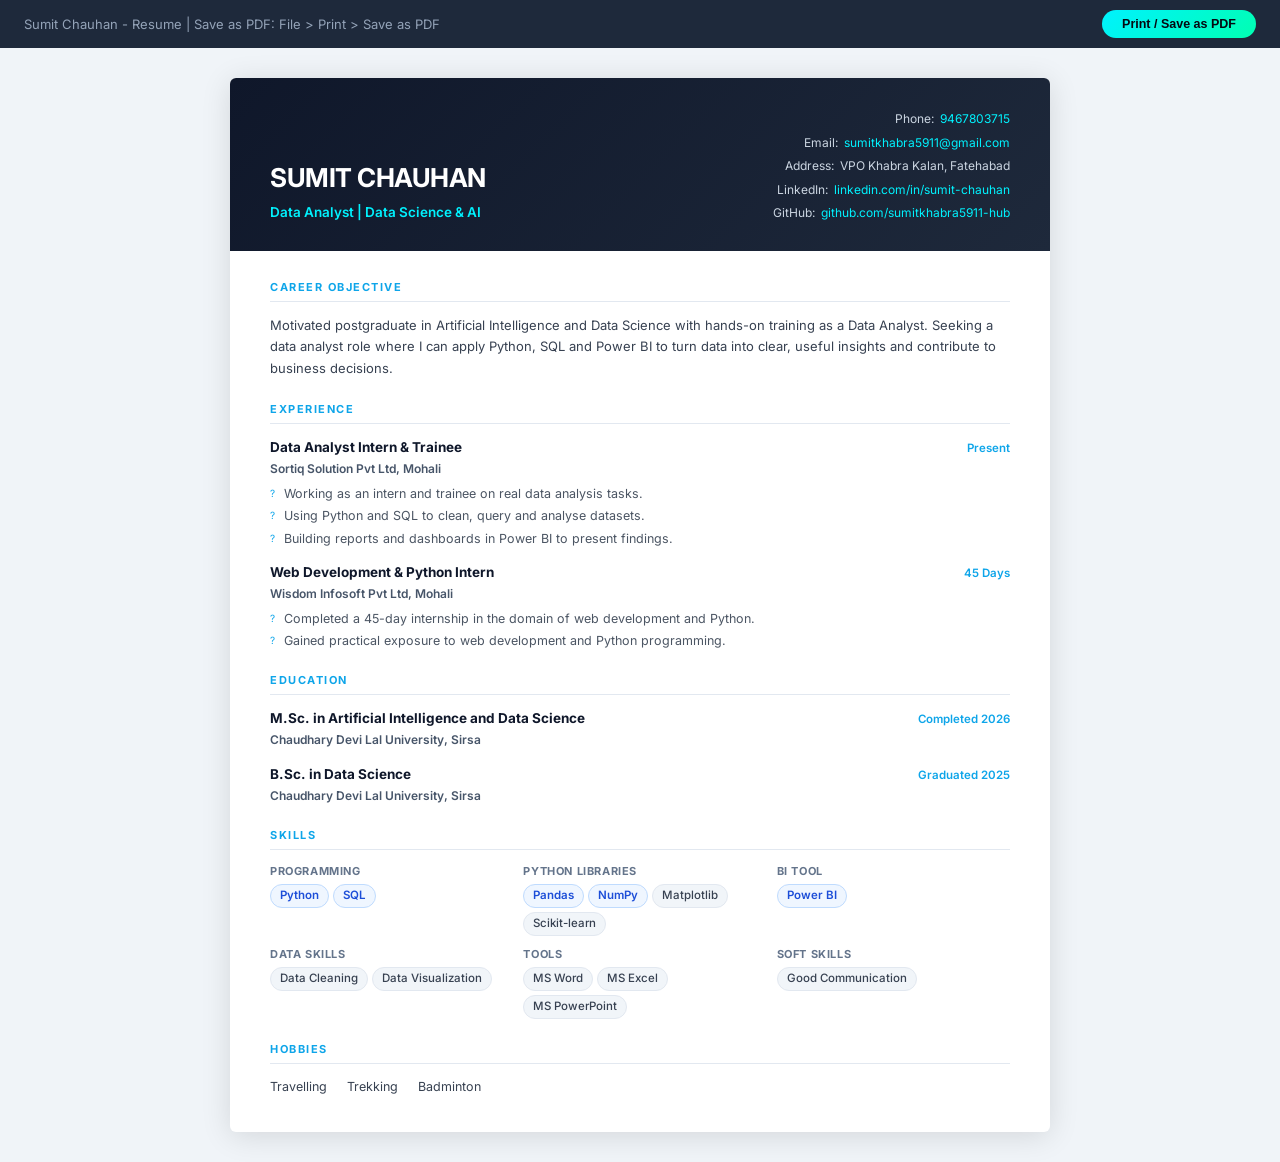
<file: resume.html>
<!DOCTYPE html>
<html lang="en">
<head>
  <meta charset="UTF-8">
  <meta name="viewport" content="width=device-width, initial-scale=1.0">
  <title>Sumit Chauhan - Resume</title>
  <link rel="preconnect" href="https://fonts.googleapis.com">
  <link href="https://fonts.googleapis.com/css2?family=Inter:wght@400;500;600;700&display=swap" rel="stylesheet">
  <style>
    * { box-sizing: border-box; margin: 0; padding: 0; }
    body { font-family: "Inter", Arial, sans-serif; background: #f0f4f8; color: #1a1a2e; font-size: 13px; line-height: 1.55; }
    .page { max-width: 820px; margin: 30px auto; background: #fff; box-shadow: 0 4px 30px rgba(0,0,0,.12); border-radius: 6px; overflow: hidden; }
    .resume-header { background: linear-gradient(135deg,#0f172a 0%,#1e293b 100%); color: #fff; padding: 32px 40px 28px; display: flex; justify-content: space-between; align-items: flex-end; gap: 20px; }
    .resume-header-left h1 { font-size: 26px; font-weight: 700; letter-spacing: -.5px; color: #fff; margin-bottom: 4px; }
    .resume-header-left .title { font-size: 13.5px; color: #00f2fe; font-weight: 600; }
    .resume-header-right { display: flex; flex-direction: column; gap: 5px; text-align: right; }
    .contact-row { display: flex; align-items: center; justify-content: flex-end; gap: 6px; font-size: 12px; color: #cbd5e1; }
    .contact-row a { color: #00f2fe; text-decoration: none; }
    .resume-body { padding: 28px 40px 36px; }
    .section { margin-bottom: 22px; }
    .section:last-child { margin-bottom: 0; }
    .section-title { font-size: 11px; font-weight: 700; text-transform: uppercase; letter-spacing: 1.5px; color: #0ea5e9; border-bottom: 1.5px solid #e2e8f0; padding-bottom: 5px; margin-bottom: 13px; }
    .objective-text { color: #374151; font-size: 13px; line-height: 1.65; }
    .entry { margin-bottom: 14px; }
    .entry:last-child { margin-bottom: 0; }
    .entry-header { display: flex; justify-content: space-between; align-items: baseline; gap: 8px; margin-bottom: 2px; }
    .entry-role { font-size: 13.5px; font-weight: 700; color: #0f172a; }
    .entry-date { font-size: 11.5px; font-weight: 600; color: #0ea5e9; white-space: nowrap; flex-shrink: 0; }
    .entry-org { font-size: 12px; color: #475569; font-weight: 600; margin-bottom: 5px; }
    .entry-bullets { list-style: none; padding: 0; }
    .entry-bullets li { padding-left: 14px; position: relative; color: #4b5563; font-size: 12.5px; margin-bottom: 3px; line-height: 1.55; }
    .entry-bullets li::before { content: "?"; position: absolute; left: 0; color: #0ea5e9; font-size: 10px; top: 2px; }
    .skills-grid { display: grid; grid-template-columns: repeat(3,1fr); gap: 10px 20px; }
    .skill-group-label { font-size: 11px; font-weight: 700; color: #64748b; text-transform: uppercase; letter-spacing: .6px; margin-bottom: 4px; }
    .skill-pills { display: flex; flex-wrap: wrap; gap: 4px; }
    .pill { background: #f1f5f9; border: 1px solid #e2e8f0; border-radius: 20px; padding: 2px 9px; font-size: 11.5px; color: #374151; font-weight: 500; }
    .pill.accent { background: #eff6ff; border-color: #bfdbfe; color: #1d4ed8; font-weight: 600; }
    .hobbies-row { display: flex; gap: 20px; }
    .hobby-item { display: flex; align-items: center; gap: 6px; font-size: 12.5px; color: #374151; }
    .print-bar { position: fixed; top: 0; left: 0; right: 0; background: #1e293b; color: #fff; display: flex; align-items: center; justify-content: space-between; padding: 10px 24px; font-size: 13px; z-index: 100; gap: 12px; }
    .print-bar span { color: #94a3b8; }
    .print-btn { background: linear-gradient(135deg,#00f2fe,#00ffb2); color: #050811; border: none; padding: 7px 20px; border-radius: 20px; font-weight: 700; font-size: 12.5px; cursor: pointer; }
    @media screen { body { padding-top: 48px; } }
    @media print { body { background: #fff; padding: 0; } .print-bar { display: none; } .page { max-width: 100%; margin: 0; box-shadow: none; border-radius: 0; } }
  </style>
</head>
<body>
  <div class="print-bar">
    <span>Sumit Chauhan - Resume | Save as PDF: File > Print > Save as PDF</span>
    <button class="print-btn" onclick="window.print()">Print / Save as PDF</button>
  </div>
  <div class="page">
    <div class="resume-header">
      <div class="resume-header-left">
        <h1>SUMIT CHAUHAN</h1>
        <div class="title">Data Analyst | Data Science &amp; AI</div>
      </div>
      <div class="resume-header-right">
        <div class="contact-row"><span>Phone:</span><a href="tel:+919467803715">9467803715</a></div>
        <div class="contact-row"><span>Email:</span><a href="mailto:sumitkhabra5911@gmail.com">sumitkhabra5911@gmail.com</a></div>
        <div class="contact-row"><span>Address:</span><span>VPO Khabra Kalan, Fatehabad</span></div>
        <div class="contact-row"><span>LinkedIn:</span><a href="https://www.linkedin.com/in/sumit-chauhan-764107437" target="_blank">linkedin.com/in/sumit-chauhan</a></div>
        <div class="contact-row"><span>GitHub:</span><a href="https://github.com/sumitkhabra5911-hub" target="_blank">github.com/sumitkhabra5911-hub</a></div>
      </div>
    </div>
    <div class="resume-body">
      <div class="section">
        <div class="section-title">Career Objective</div>
        <p class="objective-text">Motivated postgraduate in Artificial Intelligence and Data Science with hands-on training as a Data Analyst. Seeking a data analyst role where I can apply Python, SQL and Power BI to turn data into clear, useful insights and contribute to business decisions.</p>
      </div>
      <div class="section">
        <div class="section-title">Experience</div>
        <div class="entry">
          <div class="entry-header"><div class="entry-role">Data Analyst Intern &amp; Trainee</div><div class="entry-date">Present</div></div>
          <div class="entry-org">Sortiq Solution Pvt Ltd, Mohali</div>
          <ul class="entry-bullets">
            <li>Working as an intern and trainee on real data analysis tasks.</li>
            <li>Using Python and SQL to clean, query and analyse datasets.</li>
            <li>Building reports and dashboards in Power BI to present findings.</li>
          </ul>
        </div>
        <div class="entry">
          <div class="entry-header"><div class="entry-role">Web Development &amp; Python Intern</div><div class="entry-date">45 Days</div></div>
          <div class="entry-org">Wisdom Infosoft Pvt Ltd, Mohali</div>
          <ul class="entry-bullets">
            <li>Completed a 45-day internship in the domain of web development and Python.</li>
            <li>Gained practical exposure to web development and Python programming.</li>
          </ul>
        </div>
      </div>
      <div class="section">
        <div class="section-title">Education</div>
        <div class="entry">
          <div class="entry-header"><div class="entry-role">M.Sc. in Artificial Intelligence and Data Science</div><div class="entry-date">Completed 2026</div></div>
          <div class="entry-org">Chaudhary Devi Lal University, Sirsa</div>
        </div>
        <div class="entry">
          <div class="entry-header"><div class="entry-role">B.Sc. in Data Science</div><div class="entry-date">Graduated 2025</div></div>
          <div class="entry-org">Chaudhary Devi Lal University, Sirsa</div>
        </div>
      </div>
      <div class="section">
        <div class="section-title">Skills</div>
        <div class="skills-grid">
          <div><div class="skill-group-label">Programming</div><div class="skill-pills"><span class="pill accent">Python</span><span class="pill accent">SQL</span></div></div>
          <div><div class="skill-group-label">Python Libraries</div><div class="skill-pills"><span class="pill accent">Pandas</span><span class="pill accent">NumPy</span><span class="pill">Matplotlib</span><span class="pill">Scikit-learn</span></div></div>
          <div><div class="skill-group-label">BI Tool</div><div class="skill-pills"><span class="pill accent">Power BI</span></div></div>
          <div><div class="skill-group-label">Data Skills</div><div class="skill-pills"><span class="pill">Data Cleaning</span><span class="pill">Data Visualization</span></div></div>
          <div><div class="skill-group-label">Tools</div><div class="skill-pills"><span class="pill">MS Word</span><span class="pill">MS Excel</span><span class="pill">MS PowerPoint</span></div></div>
          <div><div class="skill-group-label">Soft Skills</div><div class="skill-pills"><span class="pill">Good Communication</span></div></div>
        </div>
      </div>
      <div class="section">
        <div class="section-title">Hobbies</div>
        <div class="hobbies-row">
          <div class="hobby-item"><span>Travelling</span></div>
          <div class="hobby-item"><span>Trekking</span></div>
          <div class="hobby-item"><span>Badminton</span></div>
        </div>
      </div>
    </div>
  </div>
</body>
</html>
</file>
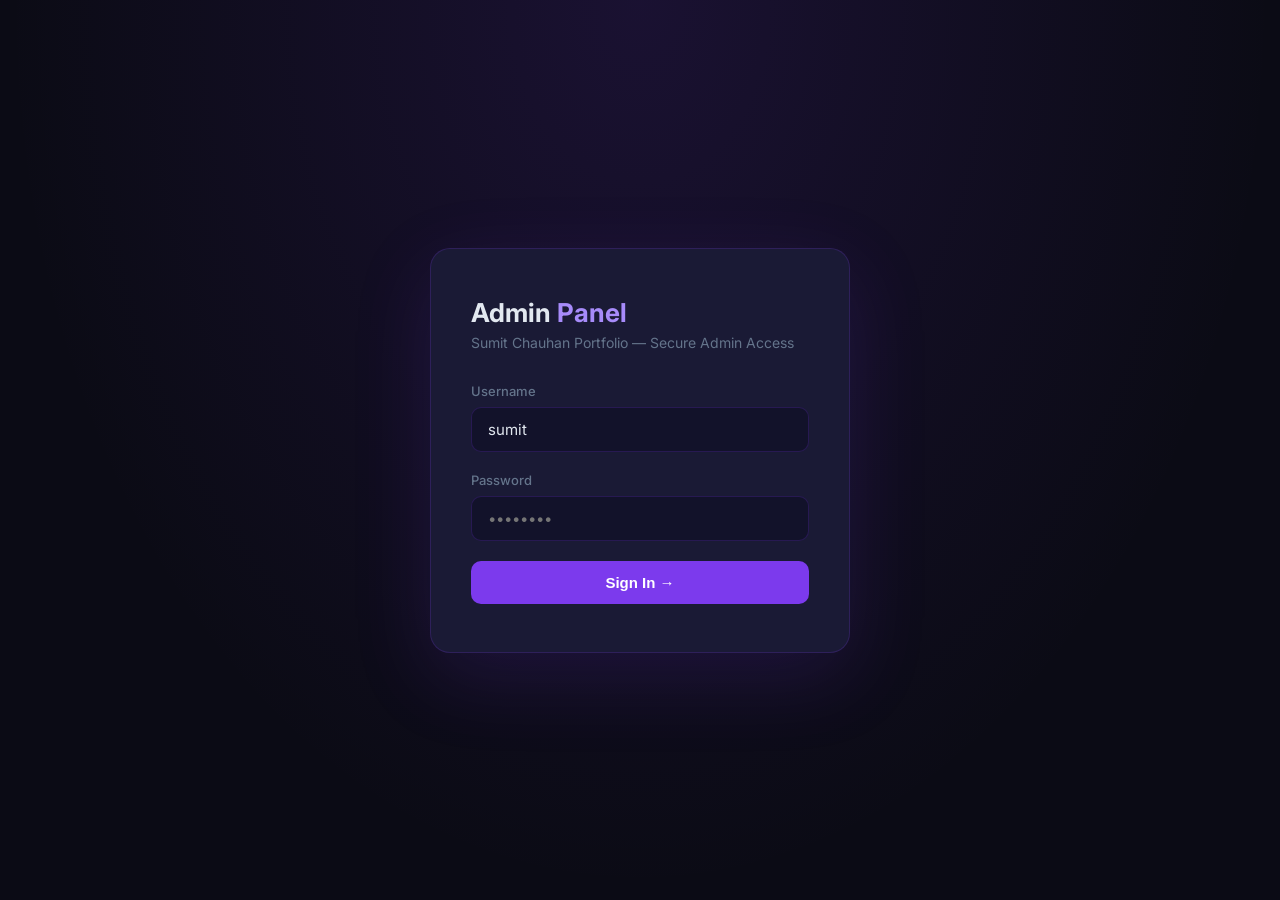
<file: backend/static/admin.html>
<!DOCTYPE html>
<html lang="en">
<head>
  <meta charset="UTF-8">
  <meta name="viewport" content="width=device-width, initial-scale=1.0">
  <title>Admin Panel — Sumit Chauhan Portfolio</title>
  <link rel="preconnect" href="https://fonts.googleapis.com">
  <link href="https://fonts.googleapis.com/css2?family=Inter:wght@400;500;600;700&display=swap" rel="stylesheet">
  <style>
    *, *::before, *::after { box-sizing: border-box; margin: 0; padding: 0; }

    :root {
      --bg: #0b0b15;
      --surface: #12122a;
      --card: #1a1a35;
      --border: rgba(124,58,237,0.2);
      --accent: #7c3aed;
      --accent2: #a78bfa;
      --green: #22c55e;
      --red: #ef4444;
      --yellow: #f59e0b;
      --text: #e2e8f0;
      --muted: #64748b;
      --font: 'Inter', sans-serif;
    }

    body { font-family: var(--font); background: var(--bg); color: var(--text); min-height: 100vh; }

    /* ── Login Screen ── */
    #login-screen {
      display: flex; align-items: center; justify-content: center;
      min-height: 100vh; padding: 24px;
      background: radial-gradient(ellipse at 50% 0%, #7c3aed22 0%, transparent 70%);
    }
    .login-card {
      background: var(--card); border: 1px solid var(--border);
      border-radius: 20px; padding: 48px 40px; width: 100%; max-width: 420px;
      box-shadow: 0 24px 80px rgba(124,58,237,0.15);
    }
    .login-card h1 { font-size: 26px; font-weight: 700; margin-bottom: 6px; }
    .login-card h1 span { color: var(--accent2); }
    .login-card p { color: var(--muted); font-size: 14px; margin-bottom: 32px; }
    .form-field { margin-bottom: 20px; }
    .form-field label { display: block; font-size: 13px; font-weight: 500; color: var(--muted); margin-bottom: 8px; }
    .form-field input {
      width: 100%; padding: 12px 16px; background: var(--surface);
      border: 1px solid var(--border); border-radius: 10px;
      color: var(--text); font-size: 15px; font-family: var(--font);
      outline: none; transition: border-color 0.2s;
    }
    .form-field input:focus { border-color: var(--accent); }
    .btn-login {
      width: 100%; padding: 13px; background: var(--accent);
      color: #fff; font-size: 15px; font-weight: 600;
      border: none; border-radius: 10px; cursor: pointer; transition: opacity 0.2s;
    }
    .btn-login:hover { opacity: 0.85; }
    #login-error { color: var(--red); font-size: 13px; margin-top: 12px; display: none; }

    /* ── Main Admin Layout ── */
    #admin-app { display: none; }
    .sidebar {
      position: fixed; top: 0; left: 0; bottom: 0; width: 240px;
      background: var(--surface); border-right: 1px solid var(--border);
      padding: 24px 0; z-index: 100;
    }
    .sidebar-logo { padding: 0 24px 24px; border-bottom: 1px solid var(--border); }
    .sidebar-logo h2 { font-size: 18px; font-weight: 700; }
    .sidebar-logo h2 span { color: var(--accent2); }
    .sidebar-logo p { font-size: 12px; color: var(--muted); margin-top: 2px; }
    .nav-item {
      display: flex; align-items: center; gap: 10px;
      padding: 12px 24px; cursor: pointer; color: var(--muted);
      font-size: 14px; font-weight: 500; transition: all 0.2s;
      border-left: 3px solid transparent; text-decoration: none;
    }
    .nav-item:hover { color: var(--text); background: rgba(124,58,237,0.08); }
    .nav-item.active { color: var(--accent2); background: rgba(124,58,237,0.12); border-left-color: var(--accent); }
    .nav-item .icon { font-size: 18px; width: 22px; text-align: center; }
    .nav-section-title { padding: 16px 24px 6px; font-size: 11px; color: var(--muted); text-transform: uppercase; letter-spacing: 0.08em; }
    .logout-btn {
      position: absolute; bottom: 0; left: 0; right: 0;
      padding: 16px 24px; border-top: 1px solid var(--border);
      display: flex; align-items: center; gap: 10px;
      color: var(--red); font-size: 14px; cursor: pointer;
    }
    .logout-btn:hover { background: rgba(239,68,68,0.08); }

    .main-content { margin-left: 240px; padding: 32px; min-height: 100vh; }
    .page { display: none; }
    .page.active { display: block; }
    .page-title { font-size: 24px; font-weight: 700; margin-bottom: 6px; }
    .page-desc { color: var(--muted); font-size: 14px; margin-bottom: 28px; }

    /* ── Stat Cards ── */
    .stats-grid { display: grid; grid-template-columns: repeat(auto-fit, minmax(180px, 1fr)); gap: 16px; margin-bottom: 28px; }
    .stat-card {
      background: var(--card); border: 1px solid var(--border);
      border-radius: 14px; padding: 20px 22px;
    }
    .stat-card .stat-label { font-size: 12px; color: var(--muted); text-transform: uppercase; letter-spacing: 0.05em; margin-bottom: 8px; }
    .stat-card .stat-value { font-size: 32px; font-weight: 700; }
    .stat-card .stat-sub { font-size: 12px; color: var(--muted); margin-top: 4px; }

    /* ── Tables ── */
    .data-card { background: var(--card); border: 1px solid var(--border); border-radius: 14px; overflow: hidden; margin-bottom: 24px; }
    .data-card-header { padding: 18px 22px; border-bottom: 1px solid var(--border); display: flex; align-items: center; justify-content: space-between; }
    .data-card-header h3 { font-size: 15px; font-weight: 600; }
    table { width: 100%; border-collapse: collapse; }
    th { text-align: left; padding: 12px 22px; font-size: 12px; color: var(--muted); text-transform: uppercase; letter-spacing: 0.05em; background: rgba(0,0,0,0.2); }
    td { padding: 14px 22px; font-size: 14px; border-top: 1px solid var(--border); }
    tr:hover td { background: rgba(124,58,237,0.05); }
    .badge { display: inline-block; padding: 3px 10px; border-radius: 20px; font-size: 12px; font-weight: 500; }
    .badge-new { background: rgba(124,58,237,0.2); color: var(--accent2); }
    .badge-read { background: rgba(100,116,139,0.15); color: var(--muted); }
    .badge-green { background: rgba(34,197,94,0.15); color: var(--green); }
    .action-btn {
      padding: 5px 12px; border-radius: 7px; font-size: 12px; font-weight: 500;
      cursor: pointer; border: none; transition: opacity 0.2s;
    }
    .action-btn:hover { opacity: 0.75; }
    .btn-del { background: rgba(239,68,68,0.15); color: var(--red); }
    .btn-read { background: rgba(34,197,94,0.15); color: var(--green); }

    /* ── Edit Forms ── */
    .edit-grid { display: grid; grid-template-columns: repeat(auto-fill, minmax(280px, 1fr)); gap: 20px; margin-bottom: 24px; }
    .edit-card { background: var(--card); border: 1px solid var(--border); border-radius: 14px; padding: 22px; }
    .edit-card h4 { font-size: 14px; font-weight: 600; margin-bottom: 16px; color: var(--accent2); }
    .field-group { margin-bottom: 14px; }
    .field-group label { display: block; font-size: 12px; color: var(--muted); margin-bottom: 5px; }
    .field-group input, .field-group textarea, .field-group select {
      width: 100%; padding: 9px 12px; background: var(--surface);
      border: 1px solid var(--border); border-radius: 8px;
      color: var(--text); font-size: 14px; font-family: var(--font);
      outline: none; resize: vertical; transition: border-color 0.2s;
    }
    .field-group input:focus, .field-group textarea:focus { border-color: var(--accent); }
    .btn-save {
      padding: 9px 20px; background: var(--accent); color: #fff;
      border: none; border-radius: 8px; font-size: 13px; font-weight: 600;
      cursor: pointer; transition: opacity 0.2s;
    }
    .btn-save:hover { opacity: 0.85; }
    .btn-add {
      padding: 9px 20px; background: rgba(124,58,237,0.15); color: var(--accent2);
      border: 1px solid var(--border); border-radius: 8px;
      font-size: 13px; font-weight: 600; cursor: pointer; transition: all 0.2s;
    }
    .btn-add:hover { background: rgba(124,58,237,0.25); }
    .save-toast {
      position: fixed; bottom: 28px; right: 28px; padding: 12px 22px;
      background: var(--green); color: #fff; border-radius: 10px;
      font-size: 14px; font-weight: 600; box-shadow: 0 8px 24px rgba(34,197,94,0.3);
      display: none; animation: slideUp 0.3s ease;
    }
    @keyframes slideUp { from { transform: translateY(20px); opacity: 0; } to { transform: translateY(0); opacity: 1; } }

    /* ── Bar Chart ── */
    .chart-wrap { padding: 20px 22px; }
    .bar-row { display: flex; align-items: center; gap: 10px; margin-bottom: 10px; font-size: 13px; }
    .bar-label { width: 100px; color: var(--muted); white-space: nowrap; overflow: hidden; text-overflow: ellipsis; }
    .bar-track { flex: 1; height: 8px; background: rgba(255,255,255,0.06); border-radius: 4px; overflow: hidden; }
    .bar-fill { height: 100%; background: linear-gradient(90deg, var(--accent), var(--accent2)); border-radius: 4px; transition: width 0.6s ease; }
    .bar-count { width: 30px; text-align: right; color: var(--muted); }

    /* ── Day chart ── */
    .day-chart { display: flex; align-items: flex-end; gap: 5px; height: 100px; padding: 0 22px 20px; }
    .day-bar-wrap { flex: 1; display: flex; flex-direction: column; align-items: center; gap: 4px; height: 100%; justify-content: flex-end; }
    .day-bar { width: 100%; background: linear-gradient(180deg, var(--accent2), var(--accent)); border-radius: 4px 4px 0 0; min-height: 3px; transition: height 0.5s ease; }
    .day-label { font-size: 10px; color: var(--muted); }

    /* Spinner */
    .spinner { display: inline-block; width: 16px; height: 16px; border: 2px solid var(--border); border-top-color: var(--accent); border-radius: 50%; animation: spin 0.7s linear infinite; }
    @keyframes spin { to { transform: rotate(360deg); } }

    .empty-state { text-align: center; padding: 40px; color: var(--muted); font-size: 14px; }

    /* Responsive */
    @media (max-width: 768px) {
      .sidebar { width: 200px; }
      .main-content { margin-left: 200px; padding: 20px; }
    }
  </style>
</head>
<body>

<!-- ====== LOGIN SCREEN ====== -->
<div id="login-screen">
  <div class="login-card">
    <h1>Admin <span>Panel</span></h1>
    <p>Sumit Chauhan Portfolio — Secure Admin Access</p>
    <div class="form-field">
      <label>Username</label>
      <input type="text" id="login-username" value="sumit" placeholder="sumit">
    </div>
    <div class="form-field">
      <label>Password</label>
      <input type="password" id="login-password" placeholder="••••••••" onkeydown="if(event.key==='Enter')doLogin()">
    </div>
    <button class="btn-login" onclick="doLogin()">Sign In →</button>
    <div id="login-error">❌ Invalid username or password. Please try again.</div>
  </div>
</div>

<!-- ====== ADMIN APP ====== -->
<div id="admin-app">

  <!-- Sidebar -->
  <aside class="sidebar">
    <div class="sidebar-logo">
      <h2>Sumit<span>.admin</span></h2>
      <p>Portfolio Dashboard</p>
    </div>

    <div style="margin-top: 16px;">
      <div class="nav-section-title">Overview</div>
      <a class="nav-item active" onclick="showPage('dashboard')">
        <span class="icon">📊</span> Dashboard
      </a>

      <div class="nav-section-title">Inbox</div>
      <a class="nav-item" onclick="showPage('messages')">
        <span class="icon">📬</span> Messages
        <span id="unread-badge" style="margin-left:auto; background:var(--accent); color:#fff; font-size:11px; padding:1px 7px; border-radius:10px; display:none;"></span>
      </a>

      <div class="nav-section-title">Analytics</div>
      <a class="nav-item" onclick="showPage('analytics')">
        <span class="icon">👥</span> Visitor Logs
      </a>

      <div class="nav-section-title">Portfolio Content</div>
      <a class="nav-item" onclick="showPage('bio')">
        <span class="icon">👤</span> Bio & Info
      </a>
      <a class="nav-item" onclick="showPage('projects')">
        <span class="icon">🗂️</span> Projects
      </a>
      <a class="nav-item" onclick="showPage('skills')">
        <span class="icon">⚙️</span> Skills
      </a>
    </div>

    <div class="logout-btn" onclick="doLogout()">
      <span class="icon">🚪</span> Logout
    </div>
  </aside>

  <!-- Main Content -->
  <main class="main-content">

    <!-- Dashboard -->
    <div class="page active" id="page-dashboard">
      <div class="page-title">Dashboard</div>
      <div class="page-desc">Welcome back, Sumit! Here's your portfolio overview.</div>

      <div class="stats-grid" id="stats-cards">
        <div class="stat-card"><div class="stat-label">Total Visits</div><div class="stat-value" id="stat-total">–</div><div class="stat-sub">All time</div></div>
        <div class="stat-card"><div class="stat-label">Today's Visits</div><div class="stat-value" id="stat-today">–</div><div class="stat-sub">Since midnight</div></div>
        <div class="stat-card"><div class="stat-label">Unique Visitors</div><div class="stat-value" id="stat-unique">–</div><div class="stat-sub">Unique IPs</div></div>
        <div class="stat-card"><div class="stat-label">Unread Messages</div><div class="stat-value" id="stat-unread">–</div><div class="stat-sub">In inbox</div></div>
      </div>

      <div style="display:grid; grid-template-columns: 1fr 1fr; gap: 20px; flex-wrap:wrap;">
        <div class="data-card">
          <div class="data-card-header"><h3>Visits — Last 14 Days</h3></div>
          <div id="day-chart-wrap" class="day-chart"></div>
        </div>
        <div class="data-card">
          <div class="data-card-header"><h3>Top Browsers</h3></div>
          <div class="chart-wrap" id="browser-chart"></div>
        </div>
      </div>
    </div>

    <!-- Messages -->
    <div class="page" id="page-messages">
      <div class="page-title">📬 Contact Messages</div>
      <div class="page-desc">Messages submitted through your portfolio contact form.</div>
      <div class="data-card">
        <div class="data-card-header">
          <h3>All Messages</h3>
          <button class="btn-add" onclick="loadMessages()">🔄 Refresh</button>
        </div>
        <div id="messages-table-wrap"><div class="empty-state"><div class="spinner"></div><br>Loading...</div></div>
      </div>
    </div>

    <!-- Analytics -->
    <div class="page" id="page-analytics">
      <div class="page-title">👥 Visitor Analytics</div>
      <div class="page-desc">Detailed log of everyone who visited your portfolio.</div>
      <div class="data-card">
        <div class="data-card-header">
          <h3>Recent Visitors</h3>
          <button class="btn-add" onclick="loadVisitors()">🔄 Refresh</button>
        </div>
        <div id="visitors-table-wrap"><div class="empty-state"><div class="spinner"></div><br>Loading...</div></div>
      </div>
    </div>

    <!-- Bio Edit -->
    <div class="page" id="page-bio">
      <div class="page-title">👤 Bio & Personal Info</div>
      <div class="page-desc">Edit your personal information displayed on the portfolio.</div>
      <div id="bio-form-wrap"><div class="empty-state"><div class="spinner"></div></div></div>
    </div>

    <!-- Projects Edit -->
    <div class="page" id="page-projects">
      <div class="page-title">🗂️ Projects</div>
      <div class="page-desc">Add, edit, or remove your portfolio project cards.</div>
      <div id="projects-form-wrap"><div class="empty-state"><div class="spinner"></div></div></div>
    </div>

    <!-- Skills Edit -->
    <div class="page" id="page-skills">
      <div class="page-title">⚙️ Skills</div>
      <div class="page-desc">Update your technical skills and tool categories.</div>
      <div id="skills-form-wrap"><div class="empty-state"><div class="spinner"></div></div></div>
    </div>

  </main>
</div>

<div class="save-toast" id="save-toast">✅ Saved successfully!</div>

<script>
const API = 'http://localhost:8000';
let TOKEN = '';

// ── Auth ───────────────────────────────────────────────────────────────────

async function doLogin() {
  const username = document.getElementById('login-username').value.trim();
  const password = document.getElementById('login-password').value;
  document.getElementById('login-error').style.display = 'none';
  try {
    const res = await fetch(`${API}/api/admin/login`, {
      method: 'POST',
      headers: { 'Content-Type': 'application/json' },
      body: JSON.stringify({ username, password })
    });
    if (!res.ok) { document.getElementById('login-error').style.display = 'block'; return; }
    const data = await res.json();
    TOKEN = data.access_token;
    document.getElementById('login-screen').style.display = 'none';
    document.getElementById('admin-app').style.display = 'block';
    loadDashboard();
  } catch(e) {
    document.getElementById('login-error').style.display = 'block';
  }
}

function doLogout() {
  TOKEN = '';
  document.getElementById('admin-app').style.display = 'none';
  document.getElementById('login-screen').style.display = 'flex';
}

function authHeaders() {
  return { 'Content-Type': 'application/json', 'x-admin-token': TOKEN };
}

// ── Navigation ─────────────────────────────────────────────────────────────

function showPage(name) {
  document.querySelectorAll('.page').forEach(p => p.classList.remove('active'));
  document.querySelectorAll('.nav-item').forEach(n => n.classList.remove('active'));
  document.getElementById('page-' + name).classList.add('active');
  event.currentTarget.classList.add('active');

  if (name === 'dashboard') loadDashboard();
  else if (name === 'messages') loadMessages();
  else if (name === 'analytics') loadVisitors();
  else if (name === 'bio') loadBio();
  else if (name === 'projects') loadProjects();
  else if (name === 'skills') loadSkills();
}

// ── Dashboard ──────────────────────────────────────────────────────────────

async function loadDashboard() {
  try {
    const [statsRes, msgsRes] = await Promise.all([
      fetch(`${API}/api/analytics/stats`),
      fetch(`${API}/api/contact/messages`)
    ]);
    const stats = await statsRes.json();
    const msgs = await msgsRes.json();
    const unread = msgs.filter(m => !m.is_read).length;

    document.getElementById('stat-total').textContent = stats.total_visits.toLocaleString();
    document.getElementById('stat-today').textContent = stats.today_visits.toLocaleString();
    document.getElementById('stat-unique').textContent = stats.unique_ips.toLocaleString();
    document.getElementById('stat-unread').textContent = unread;

    // Unread badge
    const badge = document.getElementById('unread-badge');
    if (unread > 0) { badge.textContent = unread; badge.style.display = 'inline-block'; }

    // Day chart
    const days = stats.visits_by_day;
    const maxVal = Math.max(...Object.values(days), 1);
    const dayWrap = document.getElementById('day-chart-wrap');
    dayWrap.innerHTML = Object.entries(days).map(([date, count]) => `
      <div class="day-bar-wrap" title="${date}: ${count} visits">
        <div class="day-bar" style="height:${Math.round((count/maxVal)*90)+10}%"></div>
        <div class="day-label">${date.slice(8)}</div>
      </div>
    `).join('');

    // Browser chart
    const browsers = stats.top_browsers;
    const maxBrowser = Math.max(...Object.values(browsers), 1);
    document.getElementById('browser-chart').innerHTML = Object.entries(browsers).length ?
      Object.entries(browsers).map(([b, c]) => `
        <div class="bar-row">
          <div class="bar-label">${b}</div>
          <div class="bar-track"><div class="bar-fill" style="width:${Math.round((c/maxBrowser)*100)}%"></div></div>
          <div class="bar-count">${c}</div>
        </div>
      `).join('') : '<div class="empty-state">No data yet</div>';
  } catch(e) {
    console.error('Dashboard load error:', e);
  }
}

// ── Messages ────────────────────────────────────────────────────────────────

async function loadMessages() {
  const wrap = document.getElementById('messages-table-wrap');
  wrap.innerHTML = '<div class="empty-state"><div class="spinner"></div><br>Loading...</div>';
  try {
    const res = await fetch(`${API}/api/contact/messages`);
    const msgs = await res.json();
    if (!msgs.length) { wrap.innerHTML = '<div class="empty-state">📭 No messages yet.</div>'; return; }
    wrap.innerHTML = `
      <table>
        <thead><tr><th>Status</th><th>Name</th><th>Email</th><th>Message</th><th>Date</th><th>Actions</th></tr></thead>
        <tbody>${msgs.map(m => `
          <tr id="msg-row-${m.id}">
            <td><span class="badge ${m.is_read ? 'badge-read' : 'badge-new'}">${m.is_read ? 'Read' : 'New'}</span></td>
            <td>
              <strong>${esc(m.name)}</strong>
              ${m.subject ? `<div style="font-size:11px;color:var(--accent2);margin-top:2px;">${esc(m.subject)}</div>` : ''}
            </td>
            <td><a href="mailto:${esc(m.email)}" style="color:var(--accent2)">${esc(m.email)}</a></td>
            <td style="max-width:300px;white-space:pre-wrap;word-break:break-word;">${esc(m.message)}</td>

            <td style="color:var(--muted);white-space:nowrap;">${new Date(m.submitted_at+'Z').toLocaleDateString()}</td>
            <td>
              ${!m.is_read ? `<button class="action-btn btn-read" onclick="markRead(${m.id})">✓ Mark Read</button>` : ''}
              <button class="action-btn btn-del" onclick="deleteMsg(${m.id})" style="margin-left:6px">🗑 Delete</button>
            </td>
          </tr>
        `).join('')}</tbody>
      </table>`;
  } catch(e) { wrap.innerHTML = '<div class="empty-state">⚠️ Failed to load messages.</div>'; }
}

async function markRead(id) {
  await fetch(`${API}/api/contact/${id}/read`, { method: 'PATCH', headers: authHeaders() });
  loadMessages();
}
async function deleteMsg(id) {
  if (!confirm('Delete this message?')) return;
  await fetch(`${API}/api/contact/${id}`, { method: 'DELETE', headers: authHeaders() });
  loadMessages();
}

// ── Visitors ────────────────────────────────────────────────────────────────

async function loadVisitors() {
  const wrap = document.getElementById('visitors-table-wrap');
  wrap.innerHTML = '<div class="empty-state"><div class="spinner"></div><br>Loading...</div>';
  try {
    const res = await fetch(`${API}/api/analytics/recent?limit=100`);
    const logs = await res.json();
    if (!logs.length) { wrap.innerHTML = '<div class="empty-state">👻 No visits logged yet.</div>'; return; }
    wrap.innerHTML = `
      <table>
        <thead><tr><th>Date & Time</th><th>IP Address</th><th>Browser</th><th>OS</th><th>Device</th><th>Page</th></tr></thead>
        <tbody>${logs.map(v => `
          <tr>
            <td style="white-space:nowrap;color:var(--muted);">${new Date(v.visited_at+'Z').toLocaleString()}</td>
            <td><code style="font-size:12px;color:var(--accent2)">${esc(v.ip_address||'unknown')}</code></td>
            <td>${esc(v.browser||'–')}</td>
            <td>${esc(v.os||'–')}</td>
            <td><span class="badge badge-green">${esc(v.device||'–')}</span></td>
            <td style="color:var(--muted)">${esc(v.page||'/')}</td>
          </tr>
        `).join('')}</tbody>
      </table>`;
  } catch(e) { wrap.innerHTML = '<div class="empty-state">⚠️ Failed to load visitor logs.</div>'; }
}

// ── Bio Edit ────────────────────────────────────────────────────────────────

async function loadBio() {
  const wrap = document.getElementById('bio-form-wrap');
  try {
    const res = await fetch(`${API}/api/portfolio/bio`);
    const bio = await res.json();
    wrap.innerHTML = `
      <div class="edit-grid">
        <div class="edit-card">
          <h4>Personal Info</h4>
          <div class="field-group"><label>Full Name</label><input id="bio-name" value="${esc(bio.name||'')}"></div>
          <div class="field-group"><label>Age</label><input id="bio-age" type="number" value="${bio.age||''}"></div>
          <div class="field-group"><label>Title / Role</label><input id="bio-title" value="${esc(bio.title||'')}"></div>
          <div class="field-group"><label>Location</label><input id="bio-location" value="${esc(bio.location||'')}"></div>
          <div class="field-group"><label>Current Role</label><input id="bio-role" value="${esc(bio.current_role||'')}"></div>
        </div>
        <div class="edit-card">
          <h4>Tagline & Summary</h4>
          <div class="field-group"><label>Tagline (Hero heading)</label><input id="bio-tagline" value="${esc(bio.tagline||'')}"></div>
          <div class="field-group"><label>Summary (Hero paragraph)</label><textarea id="bio-summary" rows="6">${esc(bio.summary||'')}</textarea></div>
        </div>
        <div class="edit-card">
          <h4>Contact & Social</h4>
          <div class="field-group"><label>Email</label><input id="bio-email" value="${esc(bio.email||'')}"></div>
          <div class="field-group"><label>Phone</label><input id="bio-phone" value="${esc(bio.phone||'')}"></div>
          <div class="field-group"><label>LinkedIn URL</label><input id="bio-linkedin" value="${esc(bio.linkedin||'')}"></div>
          <div class="field-group"><label>GitHub URL</label><input id="bio-github" value="${esc(bio.github||'')}"></div>
        </div>
      </div>
      <button class="btn-save" onclick="saveBio()">💾 Save Bio Changes</button>
    `;
  } catch(e) { wrap.innerHTML = '<div class="empty-state">⚠️ Failed to load bio.</div>'; }
}

async function saveBio() {
  const payload = {
    name: document.getElementById('bio-name').value,
    age: parseInt(document.getElementById('bio-age').value),
    title: document.getElementById('bio-title').value,
    tagline: document.getElementById('bio-tagline').value,
    summary: document.getElementById('bio-summary').value,
    location: document.getElementById('bio-location').value,
    current_role: document.getElementById('bio-role').value,
    email: document.getElementById('bio-email').value,
    phone: document.getElementById('bio-phone').value,
    linkedin: document.getElementById('bio-linkedin').value,
    github: document.getElementById('bio-github').value,
  };
  await fetch(`${API}/api/portfolio/bio`, { method: 'PATCH', headers: authHeaders(), body: JSON.stringify(payload) });
  showToast();
}

// ── Projects Edit ───────────────────────────────────────────────────────────

async function loadProjects() {
  const wrap = document.getElementById('projects-form-wrap');
  try {
    const res = await fetch(`${API}/api/portfolio/projects`);
    const projects = await res.json();
    wrap.innerHTML = `
      <div class="edit-grid">${projects.map(p => `
        <div class="edit-card">
          <h4>Project #${p.id}</h4>
          <div class="field-group"><label>Title</label><input id="p-title-${p.id}" value="${esc(p.title||'')}"></div>
          <div class="field-group"><label>Category</label><input id="p-cat-${p.id}" value="${esc(p.category||'')}"></div>
          <div class="field-group"><label>Description</label><textarea id="p-desc-${p.id}" rows="3">${esc(p.description||'')}</textarea></div>
          <div class="field-group"><label>Impact Statement</label><input id="p-impact-${p.id}" value="${esc(p.impact||'')}"></div>
          <div class="field-group"><label>Tech Stack (comma separated)</label><input id="p-tech-${p.id}" value="${(p.tech||[]).join(', ')}"></div>
          <div class="field-group"><label>GitHub URL</label><input id="p-url-${p.id}" value="${esc(p.github_url||'')}"></div>
          <div style="display:flex;gap:8px;margin-top:12px;">
            <button class="btn-save" onclick="saveProject(${p.id})">💾 Save</button>
            <button class="action-btn btn-del" onclick="deleteProject(${p.id})" style="padding:9px 14px;">🗑 Delete</button>
          </div>
        </div>
      `).join('')}
        <div class="edit-card" style="border-style:dashed;display:flex;flex-direction:column;align-items:center;justify-content:center;gap:12px;min-height:200px;cursor:pointer;" onclick="addProject()">
          <div style="font-size:32px;">➕</div>
          <div style="color:var(--accent2);font-weight:600;">Add New Project</div>
        </div>
      </div>`;
  } catch(e) { wrap.innerHTML = '<div class="empty-state">⚠️ Failed to load projects.</div>'; }
}

async function saveProject(id) {
  const payload = {
    title: document.getElementById(`p-title-${id}`).value,
    category: document.getElementById(`p-cat-${id}`).value,
    description: document.getElementById(`p-desc-${id}`).value,
    impact: document.getElementById(`p-impact-${id}`).value,
    tech: document.getElementById(`p-tech-${id}`).value.split(',').map(t => t.trim()).filter(Boolean),
    github_url: document.getElementById(`p-url-${id}`).value,
  };
  await fetch(`${API}/api/portfolio/projects/${id}`, { method: 'PUT', headers: authHeaders(), body: JSON.stringify(payload) });
  showToast();
}

async function deleteProject(id) {
  if (!confirm('Delete this project?')) return;
  await fetch(`${API}/api/portfolio/projects/${id}`, { method: 'DELETE', headers: authHeaders() });
  loadProjects();
}

async function addProject() {
  const newProject = {
    title: 'New Project',
    category: 'Category',
    description: 'Project description here.',
    impact: 'Impact statement.',
    tech: ['Python'],
    github_url: 'https://github.com/sumitkhabra5911-hub'
  };
  await fetch(`${API}/api/portfolio/projects`, { method: 'POST', headers: authHeaders(), body: JSON.stringify(newProject) });
  loadProjects();
}

// ── Skills Edit ─────────────────────────────────────────────────────────────

async function loadSkills() {
  const wrap = document.getElementById('skills-form-wrap');
  try {
    const res = await fetch(`${API}/api/portfolio/skills`);
    const skills = await res.json();
    wrap.innerHTML = `
      <div class="edit-grid">${skills.map(s => `
        <div class="edit-card">
          <h4>${s.icon} ${esc(s.category)}</h4>
          <div class="field-group"><label>Category Name</label><input id="s-cat-${s.id}" value="${esc(s.category)}"></div>
          <div class="field-group"><label>Icon (emoji)</label><input id="s-icon-${s.id}" value="${esc(s.icon)}" style="font-size:18px;"></div>
          <div class="field-group"><label>Skills (one per line)</label><textarea id="s-items-${s.id}" rows="4">${(s.items||[]).join('\n')}</textarea></div>
          <button class="btn-save" onclick="saveSkill(${s.id})">💾 Save</button>
        </div>
      `).join('')}</div>`;
  } catch(e) { wrap.innerHTML = '<div class="empty-state">⚠️ Failed to load skills.</div>'; }
}

async function saveSkill(id) {
  const payload = {
    category: document.getElementById(`s-cat-${id}`).value,
    icon: document.getElementById(`s-icon-${id}`).value,
    items: document.getElementById(`s-items-${id}`).value.split('\n').map(t => t.trim()).filter(Boolean),
  };
  await fetch(`${API}/api/portfolio/skills/${id}`, { method: 'PUT', headers: authHeaders(), body: JSON.stringify(payload) });
  showToast();
}

// ── Utils ────────────────────────────────────────────────────────────────────

function esc(str) {
  return String(str).replace(/&/g,'&amp;').replace(/</g,'&lt;').replace(/>/g,'&gt;').replace(/"/g,'&quot;');
}

function showToast() {
  const t = document.getElementById('save-toast');
  t.style.display = 'block';
  setTimeout(() => { t.style.display = 'none'; }, 2800);
}
</script>
</body>
</html>
</file>
<file: style.css>
/* ==========================================================================
   SUMIT CHAUHAN - PERSONAL PORTFOLIO STYLESHEET
   Clean, Modern, Lightweight Dark-Mode Design
   ========================================================================== */

/* --- CSS Variables & Theme Tokens --- */
:root {
  --bg-main: #0b0f19;
  --bg-card: #111827;
  --bg-card-hover: #162032;
  --bg-card-subtle: rgba(255, 255, 255, 0.03);

  --border-color: rgba(255, 255, 255, 0.08);
  --border-focus: rgba(0, 242, 254, 0.4);

  --text-main: #f8fafc;
  --text-muted: #94a3b8;
  --text-dim: #64748b;

  --accent-cyan: #00f2fe;
  --accent-teal: #00ffb2;
  --accent-blue: #38bdf8;

  --gradient-accent: linear-gradient(135deg, #00f2fe 0%, #00ffb2 100%);
  --gradient-text: linear-gradient(135deg, #00f2fe 0%, #38bdf8 50%, #00ffb2 100%);

  --font-heading: 'Plus Jakarta Sans', -apple-system, BlinkMacSystemFont, sans-serif;
  --font-body: 'Inter', -apple-system, BlinkMacSystemFont, sans-serif;

  --radius-sm: 8px;
  --radius-md: 14px;
  --radius-lg: 20px;
  --radius-full: 9999px;

  --transition: 0.25s ease;
  --max-width: 1100px;
}

/* --- Base Resets --- */
*,
*::before,
*::after {
  box-sizing: border-box;
  margin: 0;
  padding: 0;
}

html {
  scroll-behavior: smooth;
  font-size: 16px;
  color-scheme: dark;
}

body {
  font-family: var(--font-body);
  background-color: var(--bg-main);
  color: var(--text-main);
  line-height: 1.65;
  overflow-x: hidden;
}

/* --- Custom Scrollbar --- */
::-webkit-scrollbar {
  width: 8px;
}

::-webkit-scrollbar-track {
  background: var(--bg-main);
}

::-webkit-scrollbar-thumb {
  background: #1e293b;
  border-radius: var(--radius-full);
}

::-webkit-scrollbar-thumb:hover {
  background: var(--accent-cyan);
}

/* --- Layout Container --- */
.container {
  width: 100%;
  max-width: var(--max-width);
  margin: 0 auto;
  padding: 0 24px;
}

/* --- Typography & Helpers --- */
h1,
h2,
h3,
h4 {
  font-family: var(--font-heading);
  color: var(--text-main);
  font-weight: 700;
  line-height: 1.25;
}

a {
  color: inherit;
  text-decoration: none;
  transition: var(--transition);
}

.text-gradient {
  background: var(--gradient-text);
  -webkit-background-clip: text;
  -webkit-text-fill-color: transparent;
}

/* --- Buttons --- */
.btn {
  display: inline-flex;
  align-items: center;
  justify-content: center;
  gap: 8px;
  padding: 12px 24px;
  border-radius: var(--radius-full);
  font-weight: 600;
  font-size: 0.95rem;
  cursor: pointer;
  border: none;
  transition: var(--transition);
}

.btn-primary {
  background: var(--gradient-accent);
  color: #050811;
  font-weight: 700;
  box-shadow: 0 4px 20px rgba(0, 242, 254, 0.25);
}

.btn-primary:hover {
  transform: translateY(-2px);
  box-shadow: 0 6px 25px rgba(0, 242, 254, 0.45);
}

.btn-secondary {
  background: var(--bg-card);
  color: var(--text-main);
  border: 1px solid var(--border-color);
}

.btn-secondary:hover {
  border-color: var(--accent-cyan);
  color: var(--accent-cyan);
  transform: translateY(-2px);
}

.btn-linkedin {
  background: rgba(10, 102, 194, 0.15);
  color: #38bdf8;
  border: 1px solid rgba(14, 165, 233, 0.45);
}

.btn-linkedin:hover {
  background: #0a66c2;
  color: #ffffff;
  border-color: #0a66c2;
  box-shadow: 0 6px 22px rgba(10, 102, 194, 0.45);
  transform: translateY(-2px);
}

.btn-github {
  background: rgba(255, 255, 255, 0.05);
  color: var(--text-main);
  border: 1px solid var(--border-color);
}

.btn-github:hover {
  background: rgba(255, 255, 255, 0.12);
  color: #ffffff;
  border-color: rgba(255, 255, 255, 0.35);
  box-shadow: 0 6px 20px rgba(0, 0, 0, 0.5);
  transform: translateY(-2px);
}

.btn-sm {
  padding: 8px 18px;
  font-size: 0.88rem;
}

.btn-resume {
  background: linear-gradient(135deg, rgba(139, 92, 246, 0.18) 0%, rgba(168, 85, 247, 0.18) 100%);
  color: #c4b5fd;
  border: 1px solid rgba(139, 92, 246, 0.5);
  font-weight: 700;
}

.btn-resume:hover {
  background: linear-gradient(135deg, #7c3aed 0%, #a855f7 100%);
  color: #ffffff;
  border-color: #a855f7;
  box-shadow: 0 6px 24px rgba(139, 92, 246, 0.55);
  transform: translateY(-2px);
}

.btn-resume svg {
  transition: transform 0.25s ease;
}

.btn-resume:hover svg {
  transform: translateY(2px);
}

/* --- Navigation Bar --- */
.navbar {
  position: fixed;
  top: 0;
  left: 0;
  width: 100%;
  height: 75px;
  background: rgba(11, 15, 25, 0.85);
  backdrop-filter: blur(14px);
  border-bottom: 1px solid var(--border-color);
  z-index: 1000;
  display: flex;
  align-items: center;
}

.nav-wrap {
  display: flex;
  align-items: center;
  justify-content: space-between;
  width: 100%;
}

.logo {
  font-size: 1.25rem;
  font-weight: 800;
  letter-spacing: -0.5px;
  display: flex;
  align-items: center;
  gap: 6px;
}

.logo-dot {
  width: 8px;
  height: 8px;
  background: var(--accent-teal);
  border-radius: 50%;
  box-shadow: 0 0 10px var(--accent-teal);
}

.nav-avatar {
  width: 34px;
  height: 34px;
  border-radius: 50%;
  object-fit: cover;
  object-position: top center;
  border: 1.5px solid var(--accent-cyan);
  box-shadow: 0 0 12px rgba(0, 242, 254, 0.35);
}

.nav-links {
  display: flex;
  align-items: center;
  list-style: none;
  gap: 28px;
}

.nav-link {
  font-size: 0.95rem;
  font-weight: 500;
  color: var(--text-muted);
}

.nav-link:hover,
.nav-link.active {
  color: var(--accent-cyan);
}

.nav-btn-group {
  display: flex;
  align-items: center;
  gap: 14px;
}

.nav-toggle {
  display: none;
  background: none;
  border: none;
  color: var(--text-main);
  font-size: 1.5rem;
  cursor: pointer;
}

/* --- Section Structure --- */
section {
  padding: 90px 0;
}

.section-header {
  text-align: center;
  max-width: 650px;
  margin: 0 auto 50px auto;
}

.section-tag {
  display: inline-block;
  font-size: 0.8rem;
  font-weight: 700;
  text-transform: uppercase;
  letter-spacing: 1.5px;
  color: var(--accent-cyan);
  background: rgba(0, 242, 254, 0.08);
  border: 1px solid rgba(0, 242, 254, 0.2);
  padding: 4px 14px;
  border-radius: var(--radius-full);
  margin-bottom: 12px;
}

.section-title {
  font-size: clamp(1.8rem, 3.5vw, 2.4rem);
  margin-bottom: 12px;
}

.section-desc {
  color: var(--text-muted);
  font-size: 1rem;
}

/* --- Hero Section --- */
.hero {
  padding-top: 130px;
  padding-bottom: 80px;
  min-height: 90vh;
  display: flex;
  align-items: center;
}

.hero-centered {
  display: flex;
  flex-direction: column;
  align-items: center;
  text-align: center;
  width: 100%;
}

.hero-content {
  max-width: 820px;
  margin: 0 auto;
  text-align: center;
}

/* Hero Profile Image Showcase (Upper Side) */
.hero-image-wrap {
  position: relative;
  display: flex;
  justify-content: center;
  align-items: center;
  margin-bottom: 24px;
}

.hero-image-card {
  position: relative;
  width: 260px;
  height: 320px;
  max-width: 100%;
  border-radius: 26px;
  border: 2px solid rgba(0, 242, 254, 0.4);
  background: var(--bg-card);
  box-shadow: 0 15px 45px rgba(0, 0, 0, 0.7), 0 0 35px rgba(0, 242, 254, 0.25);
  overflow: hidden;
  transition: var(--transition);
}

.hero-image-card:hover {
  transform: translateY(-6px) scale(1.02);
  border-color: var(--accent-teal);
  box-shadow: 0 20px 55px rgba(0, 0, 0, 0.8), 0 0 45px rgba(0, 255, 178, 0.35);
}

.hero-image-glow {
  position: absolute;
  inset: -15px;
  background: radial-gradient(circle, rgba(0, 242, 254, 0.25) 0%, rgba(0, 255, 178, 0.15) 50%, transparent 70%);
  filter: blur(20px);
  z-index: 0;
  pointer-events: none;
}

.hero-profile-img {
  position: relative;
  z-index: 1;
  width: 100%;
  height: 100%;
  object-fit: cover;
  object-position: top center;
  display: block;
  transition: transform 0.4s ease;
}

.hero-image-card:hover .hero-profile-img {
  transform: scale(1.04);
}

.hero-floating-badge {
  position: absolute;
  z-index: 2;
  background: rgba(11, 15, 25, 0.88);
  backdrop-filter: blur(12px);
  padding: 7px 14px;
  border-radius: var(--radius-full);
  font-size: 0.8rem;
  font-weight: 600;
  display: inline-flex;
  align-items: center;
  gap: 8px;
  box-shadow: 0 10px 25px rgba(0, 0, 0, 0.5);
  border: 1px solid rgba(255, 255, 255, 0.12);
}

.hero-floating-badge.badge-top {
  top: 12px;
  right: 12px;
  color: var(--accent-teal);
  border-color: rgba(0, 255, 178, 0.35);
}

.hero-floating-badge.badge-bottom {
  bottom: 12px;
  left: 12px;
  color: var(--accent-cyan);
  border-color: rgba(0, 242, 254, 0.35);
}

.hero-status {
  display: inline-flex;
  align-items: center;
  gap: 10px;
  padding: 6px 16px;
  background: rgba(0, 255, 178, 0.08);
  border: 1px solid rgba(0, 255, 178, 0.25);
  border-radius: var(--radius-full);
  font-size: 0.85rem;
  color: var(--accent-teal);
  font-weight: 600;
  margin-bottom: 24px;
}

.pulse-dot {
  width: 8px;
  height: 8px;
  background: var(--accent-teal);
  border-radius: 50%;
  animation: pulse 2s infinite ease-in-out;
}

@keyframes pulse {

  0%,
  100% {
    opacity: 0.4;
    transform: scale(0.9);
  }

  50% {
    opacity: 1;
    transform: scale(1.3);
  }
}

.hero-title {
  font-size: clamp(2.4rem, 5.5vw, 3.8rem);
  font-weight: 800;
  letter-spacing: -1px;
  margin-bottom: 18px;
}

.hero-subtitle {
  font-size: clamp(1.05rem, 2vw, 1.2rem);
  color: var(--text-muted);
  line-height: 1.7;
  margin-bottom: 32px;
}

.hero-actions {
  display: flex;
  flex-wrap: wrap;
  justify-content: center;
  gap: 16px;
  margin-bottom: 40px;
}

/* Hero Highlights Row */
.hero-highlights {
  display: grid;
  grid-template-columns: repeat(auto-fit, minmax(200px, 1fr));
  gap: 16px;
  padding-top: 24px;
  border-top: 1px solid var(--border-color);
  max-width: 780px;
  margin: 0 auto;
  text-align: left;
}

.highlight-box {
  background: var(--bg-card);
  border: 1px solid var(--border-color);
  padding: 16px 20px;
  border-radius: var(--radius-md);
  transition: var(--transition);
}

.highlight-box:hover {
  border-color: var(--border-focus);
  transform: translateY(-3px);
}

.highlight-num {
  font-size: 1.4rem;
  font-weight: 800;
  color: var(--accent-cyan);
  margin-bottom: 2px;
}

.highlight-label {
  font-size: 0.85rem;
  color: var(--text-muted);
}

/* --- About Section --- */
.about-card {
  background: var(--bg-card);
  border: 1px solid var(--border-color);
  border-radius: var(--radius-lg);
  padding: 40px;
  display: grid;
  grid-template-columns: 1.3fr 1fr;
  gap: 40px;
  align-items: center;
}

.about-text p {
  color: var(--text-muted);
  margin-bottom: 16px;
  font-size: 1.02rem;
  line-height: 1.75;
}

.about-text p strong {
  color: var(--text-main);
}

.about-info-list {
  display: flex;
  flex-direction: column;
  gap: 14px;
  background: rgba(255, 255, 255, 0.02);
  border: 1px solid var(--border-color);
  padding: 24px;
  border-radius: var(--radius-md);
}

.about-info-item {
  display: flex;
  justify-content: space-between;
  font-size: 0.92rem;
  border-bottom: 1px solid rgba(255, 255, 255, 0.04);
  padding-bottom: 8px;
}

.about-info-item:last-child {
  border-bottom: none;
  padding-bottom: 0;
}

.info-label {
  color: var(--text-dim);
  font-weight: 500;
}

.info-val {
  color: var(--text-main);
  font-weight: 600;
}

/* --- Skills Matrix --- */
.skills-grid {
  display: grid;
  grid-template-columns: repeat(auto-fit, minmax(240px, 1fr));
  gap: 20px;
}

.skill-card {
  background: var(--bg-card);
  border: 1px solid var(--border-color);
  border-radius: var(--radius-md);
  padding: 26px;
  transition: var(--transition);
}

.skill-card:hover {
  transform: translateY(-4px);
  border-color: var(--border-focus);
  background: var(--bg-card-hover);
}

.skill-card-icon {
  font-size: 1.6rem;
  margin-bottom: 14px;
  display: inline-block;
}

.skill-card h3 {
  font-size: 1.15rem;
  margin-bottom: 14px;
}

.skill-tags {
  display: flex;
  flex-wrap: wrap;
  gap: 8px;
}

.skill-tag {
  background: rgba(255, 255, 255, 0.04);
  border: 1px solid var(--border-color);
  padding: 5px 12px;
  border-radius: var(--radius-full);
  font-size: 0.82rem;
  color: var(--text-muted);
  font-weight: 500;
}

.skill-tag.highlight {
  color: var(--accent-cyan);
  background: rgba(0, 242, 254, 0.06);
  border-color: rgba(0, 242, 254, 0.25);
}

/* --- Experience & Education --- */
.timeline-grid {
  display: grid;
  grid-template-columns: 1fr 1fr;
  gap: 30px;
}

.timeline-column h3 {
  font-size: 1.3rem;
  margin-bottom: 24px;
  display: flex;
  align-items: center;
  gap: 10px;
}

.timeline-card {
  background: var(--bg-card);
  border: 1px solid var(--border-color);
  border-radius: var(--radius-md);
  padding: 24px;
  margin-bottom: 20px;
  position: relative;
  transition: var(--transition);
}

.timeline-card:hover {
  border-color: var(--border-focus);
  transform: translateX(4px);
}

.timeline-card::before {
  content: '';
  position: absolute;
  top: 0;
  left: 0;
  width: 3px;
  height: 100%;
  background: var(--gradient-accent);
  border-top-left-radius: var(--radius-md);
  border-bottom-left-radius: var(--radius-md);
}

.timeline-badge {
  font-size: 0.8rem;
  font-weight: 700;
  color: var(--accent-teal);
  text-transform: uppercase;
  letter-spacing: 0.5px;
  margin-bottom: 6px;
  display: inline-block;
}

.timeline-title {
  font-size: 1.15rem;
  margin-bottom: 4px;
}

.timeline-org {
  font-size: 0.92rem;
  color: var(--accent-cyan);
  font-weight: 600;
  margin-bottom: 10px;
}

.timeline-desc {
  font-size: 0.92rem;
  color: var(--text-muted);
  line-height: 1.6;
}

/* --- Projects Section --- */
.projects-grid {
  display: grid;
  grid-template-columns: repeat(auto-fit, minmax(320px, 1fr));
  gap: 24px;
}

.project-card {
  background: var(--bg-card);
  border: 1px solid var(--border-color);
  border-radius: var(--radius-lg);
  padding: 28px;
  display: flex;
  flex-direction: column;
  justify-content: space-between;
  transition: var(--transition);
}

.project-card:hover {
  transform: translateY(-6px);
  border-color: var(--border-focus);
  box-shadow: 0 10px 30px rgba(0, 0, 0, 0.4);
}

.project-cat {
  font-size: 0.78rem;
  font-weight: 700;
  color: var(--accent-cyan);
  text-transform: uppercase;
  letter-spacing: 0.5px;
  margin-bottom: 8px;
}

.project-title {
  font-size: 1.25rem;
  margin-bottom: 12px;
}

.project-desc {
  font-size: 0.93rem;
  color: var(--text-muted);
  line-height: 1.6;
  margin-bottom: 18px;
}

.project-outcome {
  background: rgba(0, 255, 178, 0.06);
  border: 1px solid rgba(0, 255, 178, 0.2);
  border-radius: var(--radius-sm);
  padding: 8px 12px;
  font-size: 0.85rem;
  color: var(--accent-teal);
  font-weight: 600;
  margin-bottom: 18px;
}

.project-tech-list {
  display: flex;
  flex-wrap: wrap;
  gap: 6px;
  margin-bottom: 20px;
}

.project-links {
  display: flex;
  align-items: center;
  gap: 16px;
  padding-top: 14px;
  border-top: 1px solid var(--border-color);
}

.project-link {
  font-size: 0.88rem;
  font-weight: 600;
  color: var(--accent-cyan);
  display: inline-flex;
  align-items: center;
  gap: 4px;
}

.project-link:hover {
  color: var(--accent-teal);
}

.contact-social-btn {
  display: inline-flex;
  align-items: center;
  gap: 6px;
  padding: 6px 14px;
  border-radius: var(--radius-full);
  background: rgba(255, 255, 255, 0.04);
  border: 1px solid var(--border-color);
  color: var(--text-main);
  font-size: 0.88rem;
  font-weight: 600;
  transition: var(--transition);
}

.contact-social-btn:hover {
  background: rgba(0, 242, 254, 0.1);
  border-color: var(--accent-cyan);
  color: var(--accent-cyan);
  transform: translateY(-2px);
}

.contact-social-btn.linkedin {
  background: rgba(10, 102, 194, 0.12);
  border-color: rgba(14, 165, 233, 0.4);
  color: #38bdf8;
}

.contact-social-btn.linkedin:hover {
  background: #0a66c2;
  border-color: #0a66c2;
  color: #ffffff;
  box-shadow: 0 4px 15px rgba(10, 102, 194, 0.4);
}

/* --- Contact Section --- */
.contact-grid {
  display: grid;
  grid-template-columns: 1fr 1.2fr;
  gap: 36px;
}

.contact-card {
  background: var(--bg-card);
  border: 1px solid var(--border-color);
  border-radius: var(--radius-lg);
  padding: 34px;
}

.contact-info-list {
  display: flex;
  flex-direction: column;
  gap: 18px;
  margin-top: 24px;
}

.contact-info-item {
  display: flex;
  align-items: flex-start;
  gap: 14px;
}

.contact-icon {
  width: 40px;
  height: 40px;
  background: rgba(0, 242, 254, 0.08);
  border: 1px solid rgba(0, 242, 254, 0.25);
  border-radius: var(--radius-sm);
  display: flex;
  align-items: center;
  justify-content: center;
  color: var(--accent-cyan);
  flex-shrink: 0;
}

.contact-label {
  font-size: 0.8rem;
  color: var(--text-dim);
  text-transform: uppercase;
}

.contact-val {
  font-size: 0.95rem;
  font-weight: 600;
  color: var(--text-main);
}

/* Contact Form */
.contact-form-header {
  display: flex;
  justify-content: space-between;
  align-items: flex-start;
  gap: 12px;
  flex-wrap: wrap;
  margin-bottom: 8px;
}

.contact-form-subtitle {
  font-size: 0.88rem;
  color: var(--text-muted);
  line-height: 1.5;
  margin: 0;
}

.backend-status-badge {
  display: inline-flex;
  align-items: center;
  gap: 6px;
  padding: 4px 10px;
  background: rgba(34, 197, 94, 0.08);
  border: 1px solid rgba(34, 197, 94, 0.25);
  border-radius: var(--radius-full);
  font-size: 0.76rem;
  font-weight: 600;
  color: #4ade80;
  white-space: nowrap;
  transition: var(--transition);
}

.backend-status-badge.offline {
  background: rgba(245, 158, 11, 0.08);
  border-color: rgba(245, 158, 11, 0.25);
  color: #fbbf24;
}

.backend-status-badge .status-pulse-dot {
  width: 6px;
  height: 6px;
  background: #4ade80;
  border-radius: 50%;
  animation: pulse 2s infinite ease-in-out;
}

.backend-status-badge.offline .status-pulse-dot {
  background: #fbbf24;
  animation: none;
}

.form-group {
  margin-bottom: 16px;
}

.form-label {
  display: block;
  font-size: 0.88rem;
  font-weight: 600;
  margin-bottom: 6px;
  color: var(--text-main);
}

.form-optional {
  font-size: 0.78rem;
  font-weight: 400;
  color: var(--text-dim);
}

.required-star {
  color: #f87171;
  font-weight: 700;
}

/* Topic selector pills */
.topic-pills {
  display: flex;
  flex-wrap: wrap;
  gap: 8px;
  margin-top: 4px;
}

.topic-pill {
  border: 1px solid var(--border-color);
  background: rgba(255, 255, 255, 0.03);
  color: var(--text-muted);
  padding: 6px 13px;
  border-radius: var(--radius-full);
  font-size: 0.8rem;
  font-weight: 500;
  cursor: pointer;
  transition: var(--transition);
  font-family: inherit;
}

.topic-pill:hover {
  border-color: var(--accent-cyan);
  color: var(--text-main);
  background: rgba(0, 242, 254, 0.06);
}

.topic-pill.active {
  background: rgba(0, 242, 254, 0.12);
  border-color: var(--accent-cyan);
  color: #00f2fe;
  font-weight: 600;
  box-shadow: 0 0 12px rgba(0, 242, 254, 0.18);
}

/* Inputs with icons */
.input-wrap {
  position: relative;
  width: 100%;
}

.input-icon {
  position: absolute;
  left: 14px;
  top: 50%;
  transform: translateY(-50%);
  font-size: 1rem;
  pointer-events: none;
  opacity: 0.65;
}

.input-wrap input.form-input {
  padding-left: 42px;
}

.input-wrap textarea.form-textarea {
  padding: 12px 14px;
}

.form-input,
.form-textarea {
  width: 100%;
  padding: 12px 16px;
  background: rgba(255, 255, 255, 0.03);
  border: 1px solid var(--border-color);
  border-radius: var(--radius-sm);
  color: var(--text-main);
  font-family: inherit;
  font-size: 0.95rem;
  transition: var(--transition);
}

.form-input:focus,
.form-textarea:focus {
  outline: none;
  border-color: var(--accent-cyan);
  background: rgba(255, 255, 255, 0.05);
  box-shadow: 0 0 0 2px rgba(0, 242, 254, 0.15);
}

.form-textarea {
  resize: vertical;
  min-height: 120px;
}

/* Field validation states */
.form-input.is-invalid,
.form-textarea.is-invalid {
  border-color: #ef4444 !important;
  background: rgba(239, 68, 68, 0.04) !important;
  box-shadow: 0 0 0 2px rgba(239, 68, 68, 0.18) !important;
}

.form-input.is-valid,
.form-textarea.is-valid {
  border-color: #22c55e !important;
  background: rgba(34, 197, 94, 0.03) !important;
}

.field-feedback {
  font-size: 0.8rem;
  color: #f87171;
  margin-top: 4px;
  min-height: 16px;
  line-height: 1.4;
  transition: opacity 0.2s ease;
}

.char-count {
  font-size: 0.78rem;
  color: var(--text-dim);
  font-variant-numeric: tabular-nums;
}

.char-count.warn {
  color: #fbbf24;
}

.char-count.limit {
  color: #f87171;
  font-weight: 600;
}

/* Submit button states */
.btn-spinner {
  display: inline-block;
  width: 15px;
  height: 15px;
  border: 2px solid rgba(255, 255, 255, 0.3);
  border-top-color: #ffffff;
  border-radius: 50%;
  animation: spin 0.7s linear infinite;
  vertical-align: middle;
  margin-left: 8px;
}

@keyframes spin {
  to { transform: rotate(360deg); }
}

/* Form status alert notification card */
.form-status-alert {
  border-radius: var(--radius-md);
  padding: 16px 18px;
  margin-top: 18px;
  display: flex;
  gap: 12px;
  align-items: flex-start;
  animation: alertFadeIn 0.3s cubic-bezier(0.16, 1, 0.3, 1);
  border: 1px solid transparent;
  position: relative;
}

@keyframes alertFadeIn {
  from { opacity: 0; transform: translateY(-8px); }
  to { opacity: 1; transform: translateY(0); }
}

.form-status-alert.alert-success {
  background: rgba(34, 197, 94, 0.1);
  border-color: rgba(34, 197, 94, 0.35);
  color: #f1f5f9;
}

.form-status-alert.alert-success .alert-title {
  color: #4ade80;
  font-weight: 700;
}

.form-status-alert.alert-error {
  background: rgba(239, 68, 68, 0.1);
  border-color: rgba(239, 68, 68, 0.35);
  color: #f1f5f9;
}

.form-status-alert.alert-error .alert-title {
  color: #f87171;
  font-weight: 700;
}

.form-status-alert.alert-warning {
  background: rgba(245, 158, 11, 0.1);
  border-color: rgba(245, 158, 11, 0.35);
  color: #f1f5f9;
}

.form-status-alert.alert-warning .alert-title {
  color: #fbbf24;
  font-weight: 700;
}

.alert-icon {
  font-size: 1.3rem;
  flex-shrink: 0;
  line-height: 1.2;
}

.alert-content {
  flex: 1;
}

.alert-title {
  font-size: 0.93rem;
  margin-bottom: 4px;
}

.alert-desc {
  font-size: 0.85rem;
  color: var(--text-muted);
  line-height: 1.5;
}

.alert-close {
  background: none;
  border: none;
  color: var(--text-dim);
  font-size: 1.25rem;
  cursor: pointer;
  padding: 0 4px;
  line-height: 1;
  transition: color 0.2s ease;
}

.alert-close:hover {
  color: var(--text-main);
}


/* --- Resume Section --- */
.resume-wrapper {
  display: grid;
  grid-template-columns: 280px 1fr;
  gap: 32px;
  align-items: start;
}

/* Left sidebar */
.resume-sidebar {
  display: flex;
  flex-direction: column;
  gap: 20px;
  position: sticky;
  top: 95px;
}

.resume-identity-card {
  background: var(--bg-card);
  border: 1px solid var(--border-color);
  border-radius: var(--radius-lg);
  padding: 28px 24px;
  text-align: center;
}

.resume-avatar {
  width: 88px;
  height: 88px;
  border-radius: 50%;
  object-fit: cover;
  object-position: top center;
  border: 2px solid var(--accent-cyan);
  box-shadow: 0 0 20px rgba(0, 242, 254, 0.3);
  margin: 0 auto 14px;
  display: block;
}

.resume-name {
  font-size: 1.2rem;
  font-weight: 800;
  margin-bottom: 4px;
}

.resume-title-tag {
  font-size: 0.8rem;
  color: var(--accent-cyan);
  font-weight: 600;
  background: rgba(0, 242, 254, 0.08);
  border: 1px solid rgba(0, 242, 254, 0.2);
  padding: 3px 12px;
  border-radius: var(--radius-full);
  display: inline-block;
  margin-bottom: 18px;
}

.resume-contact-list {
  display: flex;
  flex-direction: column;
  gap: 10px;
  text-align: left;
}

.resume-contact-item {
  display: flex;
  align-items: center;
  gap: 10px;
  font-size: 0.83rem;
  color: var(--text-muted);
}

.resume-contact-item span.rci-icon {
  font-size: 1rem;
  flex-shrink: 0;
}

.resume-contact-item a {
  color: var(--accent-cyan);
}

.resume-contact-item a:hover {
  color: var(--accent-teal);
}

/* Skill pill groups */
.resume-skill-panel {
  background: var(--bg-card);
  border: 1px solid var(--border-color);
  border-radius: var(--radius-lg);
  padding: 22px 20px;
}

.resume-panel-title {
  font-size: 0.72rem;
  font-weight: 700;
  text-transform: uppercase;
  letter-spacing: 1.5px;
  color: var(--accent-cyan);
  margin-bottom: 14px;
  padding-bottom: 10px;
  border-bottom: 1px solid rgba(0, 242, 254, 0.12);
}

.resume-pills {
  display: flex;
  flex-wrap: wrap;
  gap: 7px;
}

.resume-pill {
  background: rgba(255, 255, 255, 0.04);
  border: 1px solid var(--border-color);
  border-radius: var(--radius-full);
  padding: 4px 11px;
  font-size: 0.78rem;
  color: var(--text-muted);
  font-weight: 500;
  transition: var(--transition);
}

.resume-pill:hover {
  border-color: rgba(0, 242, 254, 0.35);
  color: var(--accent-cyan);
}

.resume-pill.accent {
  color: var(--accent-teal);
  background: rgba(0, 255, 178, 0.06);
  border-color: rgba(0, 255, 178, 0.25);
}

/* Download button in sidebar */
.resume-download-btn {
  display: flex;
  align-items: center;
  justify-content: center;
  gap: 8px;
  width: 100%;
  padding: 12px 18px;
  background: linear-gradient(135deg, rgba(139, 92, 246, 0.2) 0%, rgba(168, 85, 247, 0.2) 100%);
  border: 1px solid rgba(139, 92, 246, 0.5);
  border-radius: var(--radius-full);
  color: #c4b5fd;
  font-weight: 700;
  font-size: 0.92rem;
  cursor: pointer;
  transition: var(--transition);
  text-decoration: none;
}

.resume-download-btn:hover {
  background: linear-gradient(135deg, #7c3aed 0%, #a855f7 100%);
  color: #ffffff;
  border-color: #a855f7;
  box-shadow: 0 6px 24px rgba(139, 92, 246, 0.5);
  transform: translateY(-2px);
}

.resume-download-btn svg {
  transition: transform 0.25s ease;
}

.resume-download-btn:hover svg {
  transform: translateY(2px);
}

/* Right main body */
.resume-body {
  display: flex;
  flex-direction: column;
  gap: 28px;
}

.resume-block {
  background: var(--bg-card);
  border: 1px solid var(--border-color);
  border-radius: var(--radius-lg);
  padding: 30px 28px;
  transition: var(--transition);
}

.resume-block:hover {
  border-color: var(--border-focus);
}

.resume-block-header {
  display: flex;
  align-items: center;
  gap: 12px;
  margin-bottom: 22px;
  padding-bottom: 14px;
  border-bottom: 1px solid var(--border-color);
}

.resume-block-icon {
  width: 36px;
  height: 36px;
  background: rgba(0, 242, 254, 0.08);
  border: 1px solid rgba(0, 242, 254, 0.2);
  border-radius: var(--radius-sm);
  display: flex;
  align-items: center;
  justify-content: center;
  font-size: 1rem;
  flex-shrink: 0;
}

.resume-block-title {
  font-size: 1.1rem;
  font-weight: 700;
  color: var(--text-main);
}

/* Resume Entry (Experience / Education) */
.resume-entry {
  display: flex;
  gap: 18px;
  padding-bottom: 22px;
  margin-bottom: 22px;
  border-bottom: 1px solid rgba(255, 255, 255, 0.04);
  position: relative;
}

.resume-entry:last-child {
  padding-bottom: 0;
  margin-bottom: 0;
  border-bottom: none;
}

.resume-entry-dot-col {
  display: flex;
  flex-direction: column;
  align-items: center;
  flex-shrink: 0;
  width: 20px;
}

.resume-dot {
  width: 12px;
  height: 12px;
  background: var(--gradient-accent);
  border-radius: 50%;
  box-shadow: 0 0 10px rgba(0, 242, 254, 0.45);
  flex-shrink: 0;
  margin-top: 4px;
}

.resume-line {
  width: 2px;
  flex: 1;
  background: linear-gradient(to bottom, rgba(0, 242, 254, 0.3), transparent);
  margin-top: 6px;
}

.resume-entry-content {
  flex: 1;
}

.resume-entry-header {
  display: flex;
  justify-content: space-between;
  align-items: flex-start;
  gap: 12px;
  flex-wrap: wrap;
  margin-bottom: 4px;
}

.resume-entry-role {
  font-size: 1.05rem;
  font-weight: 700;
  color: var(--text-main);
}

.resume-entry-date {
  font-size: 0.78rem;
  font-weight: 600;
  color: var(--accent-teal);
  background: rgba(0, 255, 178, 0.08);
  border: 1px solid rgba(0, 255, 178, 0.2);
  border-radius: var(--radius-full);
  padding: 2px 10px;
  white-space: nowrap;
  flex-shrink: 0;
}

.resume-entry-org {
  font-size: 0.88rem;
  font-weight: 600;
  color: var(--accent-cyan);
  margin-bottom: 8px;
}

.resume-entry-desc {
  font-size: 0.9rem;
  color: var(--text-muted);
  line-height: 1.65;
}

.resume-entry-bullets {
  list-style: none;
  padding: 0;
  margin: 0;
  display: flex;
  flex-direction: column;
  gap: 6px;
}

.resume-entry-bullets li {
  font-size: 0.9rem;
  color: var(--text-muted);
  line-height: 1.6;
  padding-left: 16px;
  position: relative;
}

.resume-entry-bullets li::before {
  content: '▸';
  position: absolute;
  left: 0;
  color: var(--accent-cyan);
  font-size: 0.75rem;
  top: 2px;
}

/* Skill matrix in resume */
.resume-skill-matrix {
  display: grid;
  grid-template-columns: repeat(auto-fit, minmax(200px, 1fr));
  gap: 16px;
}

.resume-skill-group-title {
  font-size: 0.8rem;
  font-weight: 700;
  color: var(--text-muted);
  text-transform: uppercase;
  letter-spacing: 0.8px;
  margin-bottom: 10px;
}

.resume-skill-group-pills {
  display: flex;
  flex-wrap: wrap;
  gap: 6px;
}

/* Certifications row */
.resume-certs-grid {
  display: grid;
  grid-template-columns: repeat(auto-fit, minmax(240px, 1fr));
  gap: 14px;
}

.resume-cert-card {
  background: rgba(255, 255, 255, 0.02);
  border: 1px solid var(--border-color);
  border-radius: var(--radius-md);
  padding: 16px 18px;
  display: flex;
  align-items: flex-start;
  gap: 14px;
  transition: var(--transition);
}

.resume-cert-card:hover {
  border-color: var(--border-focus);
  transform: translateY(-2px);
}

.resume-cert-icon {
  font-size: 1.4rem;
  flex-shrink: 0;
}

.resume-cert-name {
  font-size: 0.9rem;
  font-weight: 700;
  color: var(--text-main);
  margin-bottom: 3px;
}

.resume-cert-issuer {
  font-size: 0.78rem;
  color: var(--text-muted);
}

/* Responsive */
@media (max-width: 860px) {
  .resume-wrapper {
    grid-template-columns: 1fr;
  }

  .resume-sidebar {
    position: static;
  }
}

/* --- Footer --- */
.footer {
  padding: 40px 0;
  border-top: 1px solid var(--border-color);
  text-align: center;
  color: var(--text-dim);
  font-size: 0.9rem;
}

/* --- Responsive Styles --- */
@media (max-width: 860px) {
  .hero-grid {
    grid-template-columns: 1fr;
    gap: 36px;
    text-align: center;
  }

  .hero-actions {
    justify-content: center;
  }

  .hero-image-wrap {
    order: -1;
    margin-bottom: 10px;
  }

  .hero-image-card {
    max-width: 290px;
  }

  .hero-profile-img {
    height: 350px;
  }

  .about-card,
  .timeline-grid,
  .contact-grid {
    grid-template-columns: 1fr;
    gap: 24px;
  }

  .nav-links {
    position: fixed;
    top: 75px;
    left: 0;
    width: 100%;
    background: #0b0f19;
    flex-direction: column;
    padding: 24px;
    gap: 16px;
    border-bottom: 1px solid var(--border-color);
    display: none;
  }

  .nav-links.open {
    display: flex;
  }

  .nav-toggle {
    display: block;
  }
}
</file>
